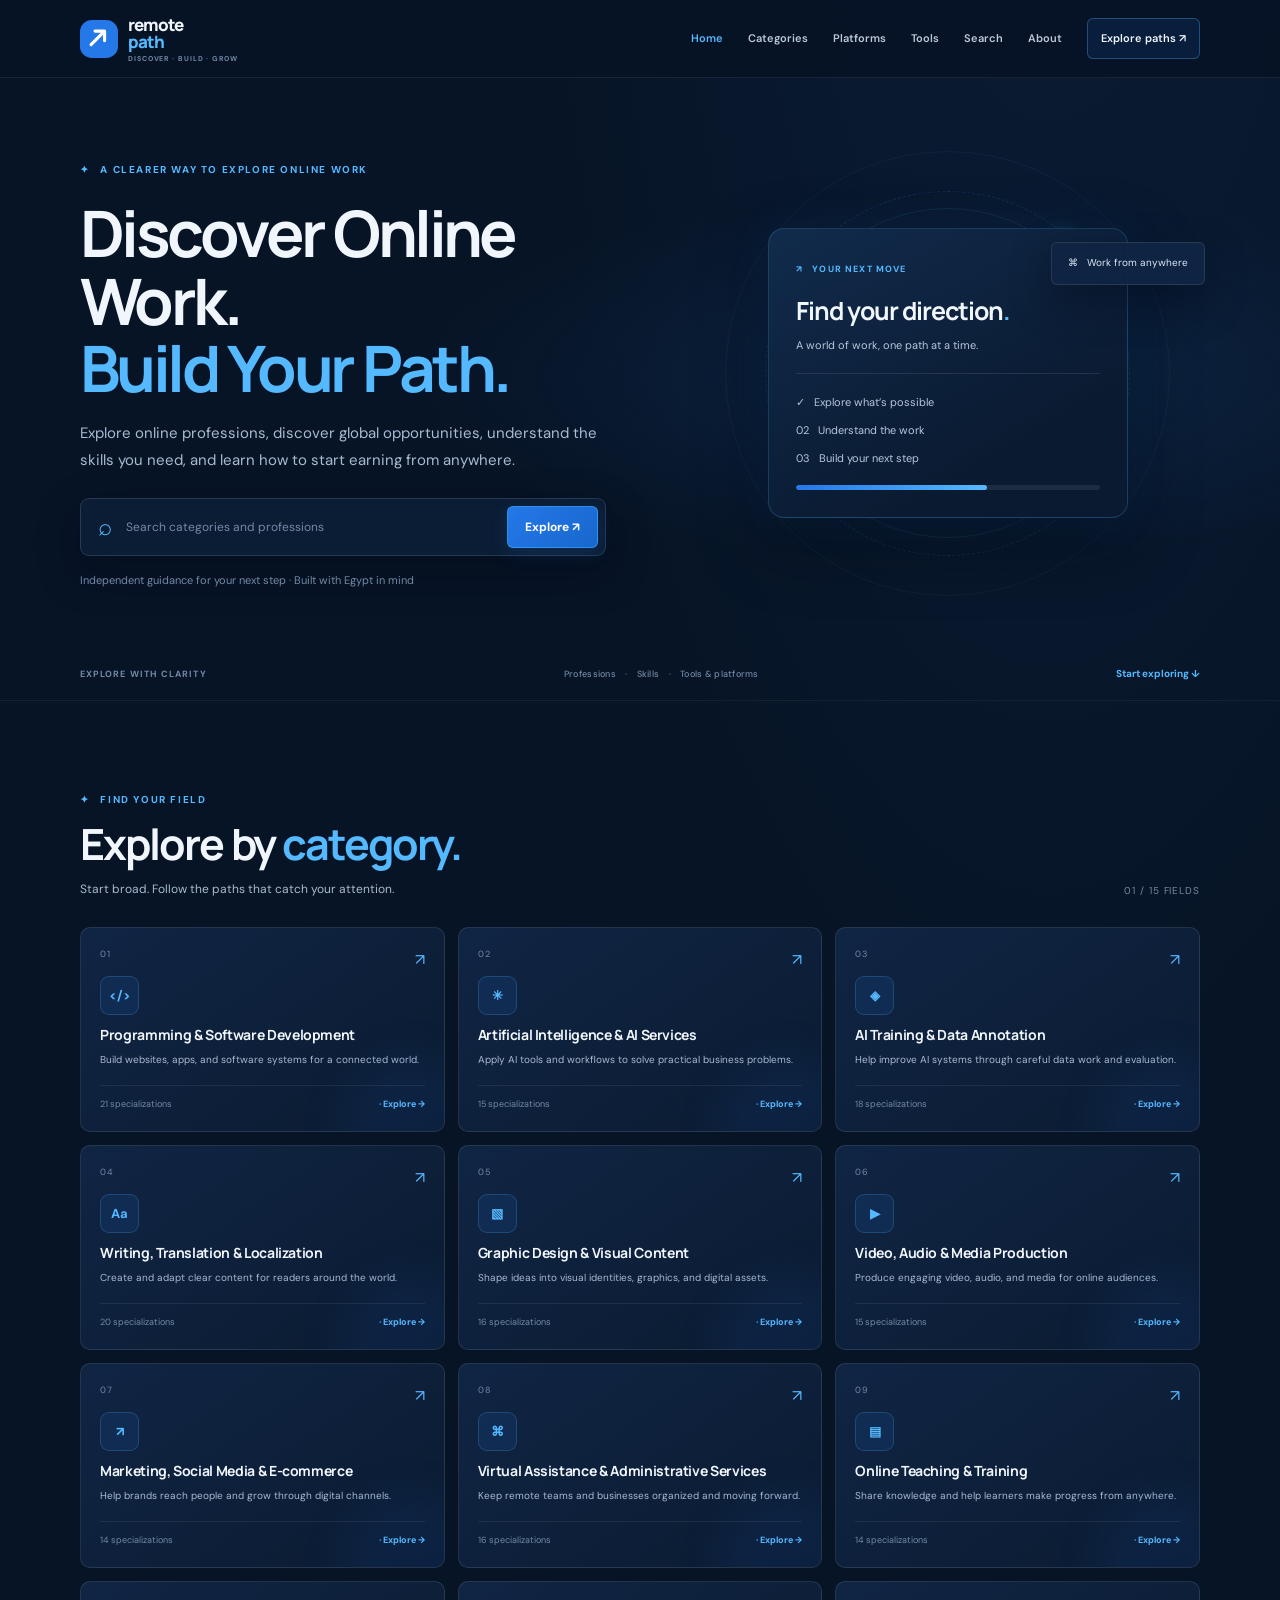
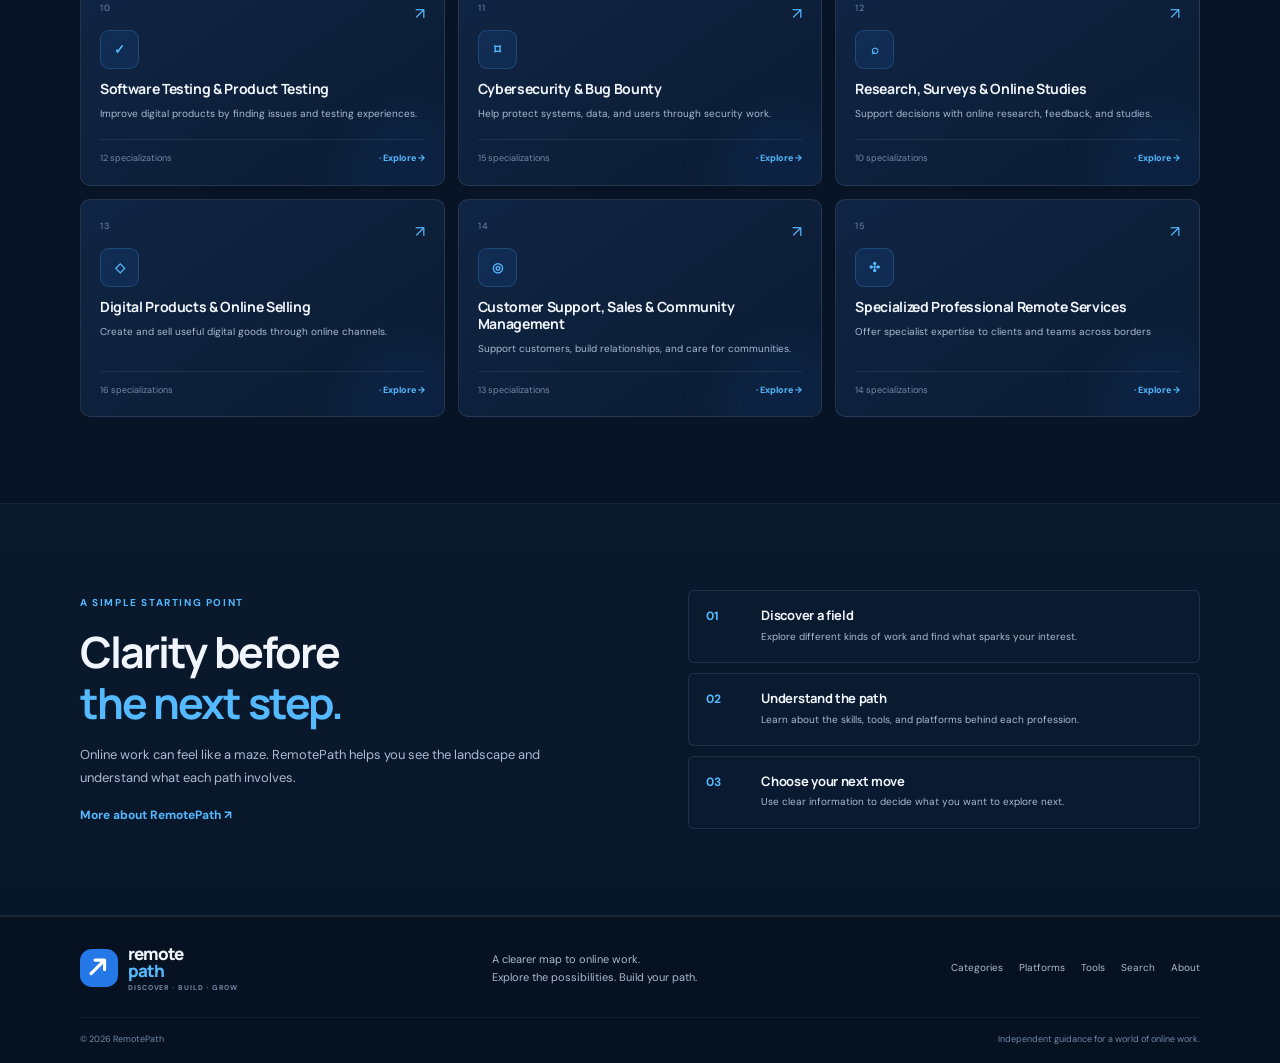
<file: index.html>
<!doctype html><html lang="en"><head><meta charset="utf-8"><meta name="viewport" content="width=device-width,initial-scale=1"><meta name="theme-color" content="#071426"><meta name="description" content="Explore online professions, global opportunities, and the paths to get started."><title>Discover Online Work — RemotePath</title><link rel="canonical" href="https://ibrahim65k.github.io/RemotePath/"><meta property="og:type" content="website"><meta property="og:site_name" content="RemotePath"><meta property="og:title" content="Discover Online Work — RemotePath"><meta property="og:description" content="Explore online professions, global opportunities, and the paths to get started."><meta property="og:url" content="https://ibrahim65k.github.io/RemotePath/"><meta name="twitter:card" content="summary"><meta name="twitter:title" content="Discover Online Work — RemotePath"><meta name="twitter:description" content="Explore online professions, global opportunities, and the paths to get started."><link rel="icon" href="assets/icons/mark.svg"><link rel="preconnect" href="https://fonts.googleapis.com"><link rel="preconnect" href="https://fonts.gstatic.com" crossorigin><link href="https://fonts.googleapis.com/css2?family=DM+Sans:wght@400;500;600;700&family=Manrope:wght@400;500;600;700;800&display=swap" rel="stylesheet"><link rel="stylesheet" href="assets/css/main.css"><link rel="stylesheet" href="assets/css/components.css"><link rel="stylesheet" href="assets/css/responsive.css"><script defer src="assets/js/config.js"></script><script defer src="assets/js/data-loader.js"></script><script defer src="assets/js/navigation.js"></script><script defer src="assets/js/seo.js"></script><script defer src="assets/js/app.js"></script><script defer src="assets/js/search.js"></script></head><body><div id="site-header"></div><main id="main-content"><section class="hero"><div class="container hero-grid"><div><span class="eyebrow">✦ &nbsp; A clearer way to explore online work</span><h1>Discover Online Work.<br><span>Build Your Path.</span></h1><p>Explore online professions, discover global opportunities, understand the skills you need, and learn how to start earning from anywhere.</p><form data-search-form class="search-form"><label class="sr-only" for="hs">Search professions and categories</label><span>⌕</span><input id="hs" name="q" placeholder="Search categories and professions"><button class="button">Explore ↗</button></form><small class="subtle">Independent guidance for your next step · Built with Egypt in mind</small></div><div class="hero-art"><span class="orbit"></span><div class="path-card"><small>↗ &nbsp; YOUR NEXT MOVE</small><h2>Find your direction<span>.</span></h2><p>A world of work, one path at a time.</p><hr><p>✓ &nbsp; Explore what’s possible</p><p>02 &nbsp; Understand the work</p><p>03 &nbsp; Build your next step</p><div class="progress"></div></div><div class="float">⌘ &nbsp; Work from anywhere</div></div></div><div class="container hero-bottom">EXPLORE WITH CLARITY <span>Professions　·　Skills　·　Tools & platforms</span><a href="#categories">Start exploring ↓</a></div></section><section id="categories" class="section container"><div class="section-heading"><div><span class="eyebrow">✦ &nbsp; FIND YOUR FIELD</span><h2>Explore by <span>category.</span></h2><p>Start broad. Follow the paths that catch your attention.</p></div><small>01 / 15 FIELDS</small></div><div id="category-grid" class="category-grid"><p>Loading fields…</p></div></section><section class="section how"><div class="container two"><div><span class="eyebrow">A SIMPLE STARTING POINT</span><h2>Clarity before<br><span>the next step.</span></h2><p>Online work can feel like a maze. RemotePath helps you see the landscape and understand what each path involves.</p><a class="text-link" href="about.html">More about RemotePath ↗</a></div><div class="steps"><article><b>01</b><h3>Discover a field</h3><p>Explore different kinds of work and find what sparks your interest.</p></article><article><b>02</b><h3>Understand the path</h3><p>Learn about the skills, tools, and platforms behind each profession.</p></article><article><b>03</b><h3>Choose your next move</h3><p>Use clear information to decide what you want to explore next.</p></article></div></div></section></main><div id="site-footer"></div></body></html>
</file>
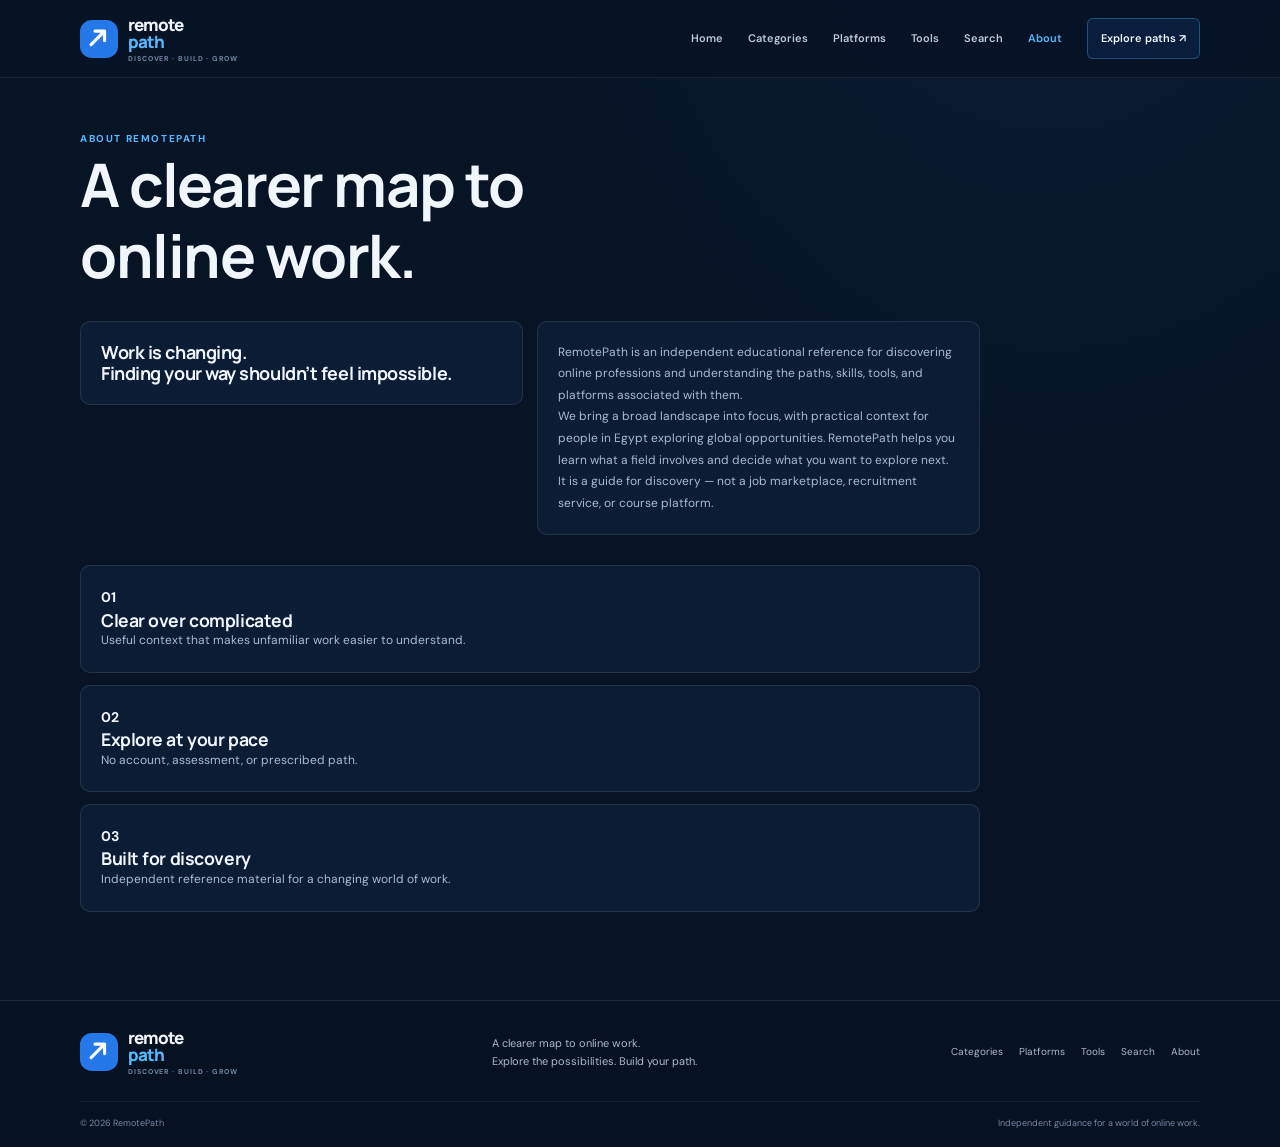
<file: about.html>
<!doctype html><html lang="en"><head><meta charset="utf-8"><meta name="viewport" content="width=device-width,initial-scale=1"><meta name="theme-color" content="#071426"><meta name="description" content="About RemotePath, an independent reference for discovering online professions."><title>About — RemotePath</title><link rel="canonical" href="https://ibrahim65k.github.io/RemotePath/about.html"><meta property="og:type" content="website"><meta property="og:site_name" content="RemotePath"><meta property="og:title" content="About — RemotePath"><meta property="og:description" content="About RemotePath, an independent reference for discovering online professions."><meta property="og:url" content="https://ibrahim65k.github.io/RemotePath/about.html"><meta name="twitter:card" content="summary"><meta name="twitter:title" content="About — RemotePath"><meta name="twitter:description" content="About RemotePath, an independent reference for discovering online professions."><link rel="icon" href="assets/icons/mark.svg"><link rel="preconnect" href="https://fonts.googleapis.com"><link rel="preconnect" href="https://fonts.gstatic.com" crossorigin><link href="https://fonts.googleapis.com/css2?family=DM+Sans:wght@400;500;600;700&family=Manrope:wght@400;500;600;700;800&display=swap" rel="stylesheet"><link rel="stylesheet" href="assets/css/main.css"><link rel="stylesheet" href="assets/css/components.css"><link rel="stylesheet" href="assets/css/responsive.css"><script defer src="assets/js/config.js"></script><script defer src="assets/js/data-loader.js"></script><script defer src="assets/js/navigation.js"></script><script defer src="assets/js/seo.js"></script><script defer src="assets/js/app.js"></script></head><body><div id="site-header"></div><main id="main-content"><div class="container page-main"><div class="about-page"><span class="eyebrow">ABOUT REMOTEPATH</span><h1>A clearer map to<br><span>online work.</span></h1><div class="two about-grid"><h2>Work is changing.<br>Finding your way shouldn’t feel impossible.</h2><div><p>RemotePath is an independent educational reference for discovering online professions and understanding the paths, skills, tools, and platforms associated with them.</p><p>We bring a broad landscape into focus, with practical context for people in Egypt exploring global opportunities. RemotePath helps you learn what a field involves and decide what you want to explore next.</p><p>It is a guide for discovery — not a job marketplace, recruitment service, or course platform.</p></div></div><div class="principles"><article><b>01</b><h3>Clear over complicated</h3><p>Useful context that makes unfamiliar work easier to understand.</p></article><article><b>02</b><h3>Explore at your pace</h3><p>No account, assessment, or prescribed path.</p></article><article><b>03</b><h3>Built for discovery</h3><p>Independent reference material for a changing world of work.</p></article></div></div></div></main><div id="site-footer"></div></body></html>
</file>
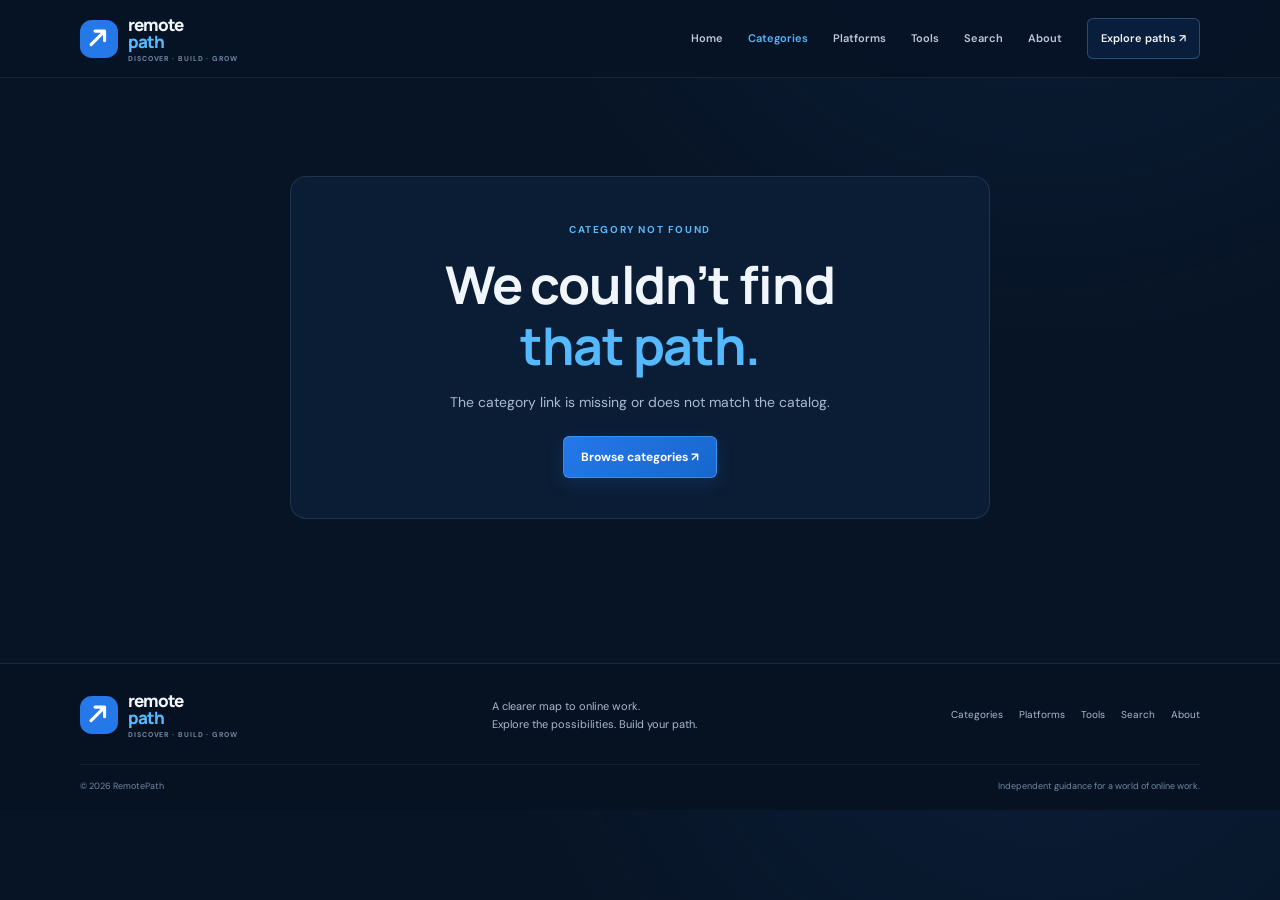
<file: category.html>
<!doctype html><html lang="en"><head><meta charset="utf-8"><meta name="viewport" content="width=device-width,initial-scale=1"><meta name="theme-color" content="#071426"><meta name="description" content="Explore online work category details."><title>Category — RemotePath</title><link rel="canonical" href="https://ibrahim65k.github.io/RemotePath/category.html"><meta property="og:type" content="website"><meta property="og:site_name" content="RemotePath"><meta property="og:title" content="Category — RemotePath"><meta property="og:description" content="Explore online work category details."><meta property="og:url" content="https://ibrahim65k.github.io/RemotePath/category.html"><meta name="twitter:card" content="summary"><meta name="twitter:title" content="Category — RemotePath"><meta name="twitter:description" content="Explore online work category details."><link rel="icon" href="assets/icons/mark.svg"><link rel="preconnect" href="https://fonts.googleapis.com"><link rel="preconnect" href="https://fonts.gstatic.com" crossorigin><link href="https://fonts.googleapis.com/css2?family=DM+Sans:wght@400;500;600;700&family=Manrope:wght@400;500;600;700;800&display=swap" rel="stylesheet"><link rel="stylesheet" href="assets/css/main.css"><link rel="stylesheet" href="assets/css/components.css"><link rel="stylesheet" href="assets/css/responsive.css"><script defer src="assets/js/config.js"></script><script defer src="assets/js/data-loader.js"></script><script defer src="assets/js/navigation.js"></script><script defer src="assets/js/seo.js"></script><script defer src="assets/js/app.js"></script></head><body><div id="site-header"></div><main id="main-content"><div class="container page-main" id="category-detail"></div></main><div id="site-footer"></div></body></html>
</file>
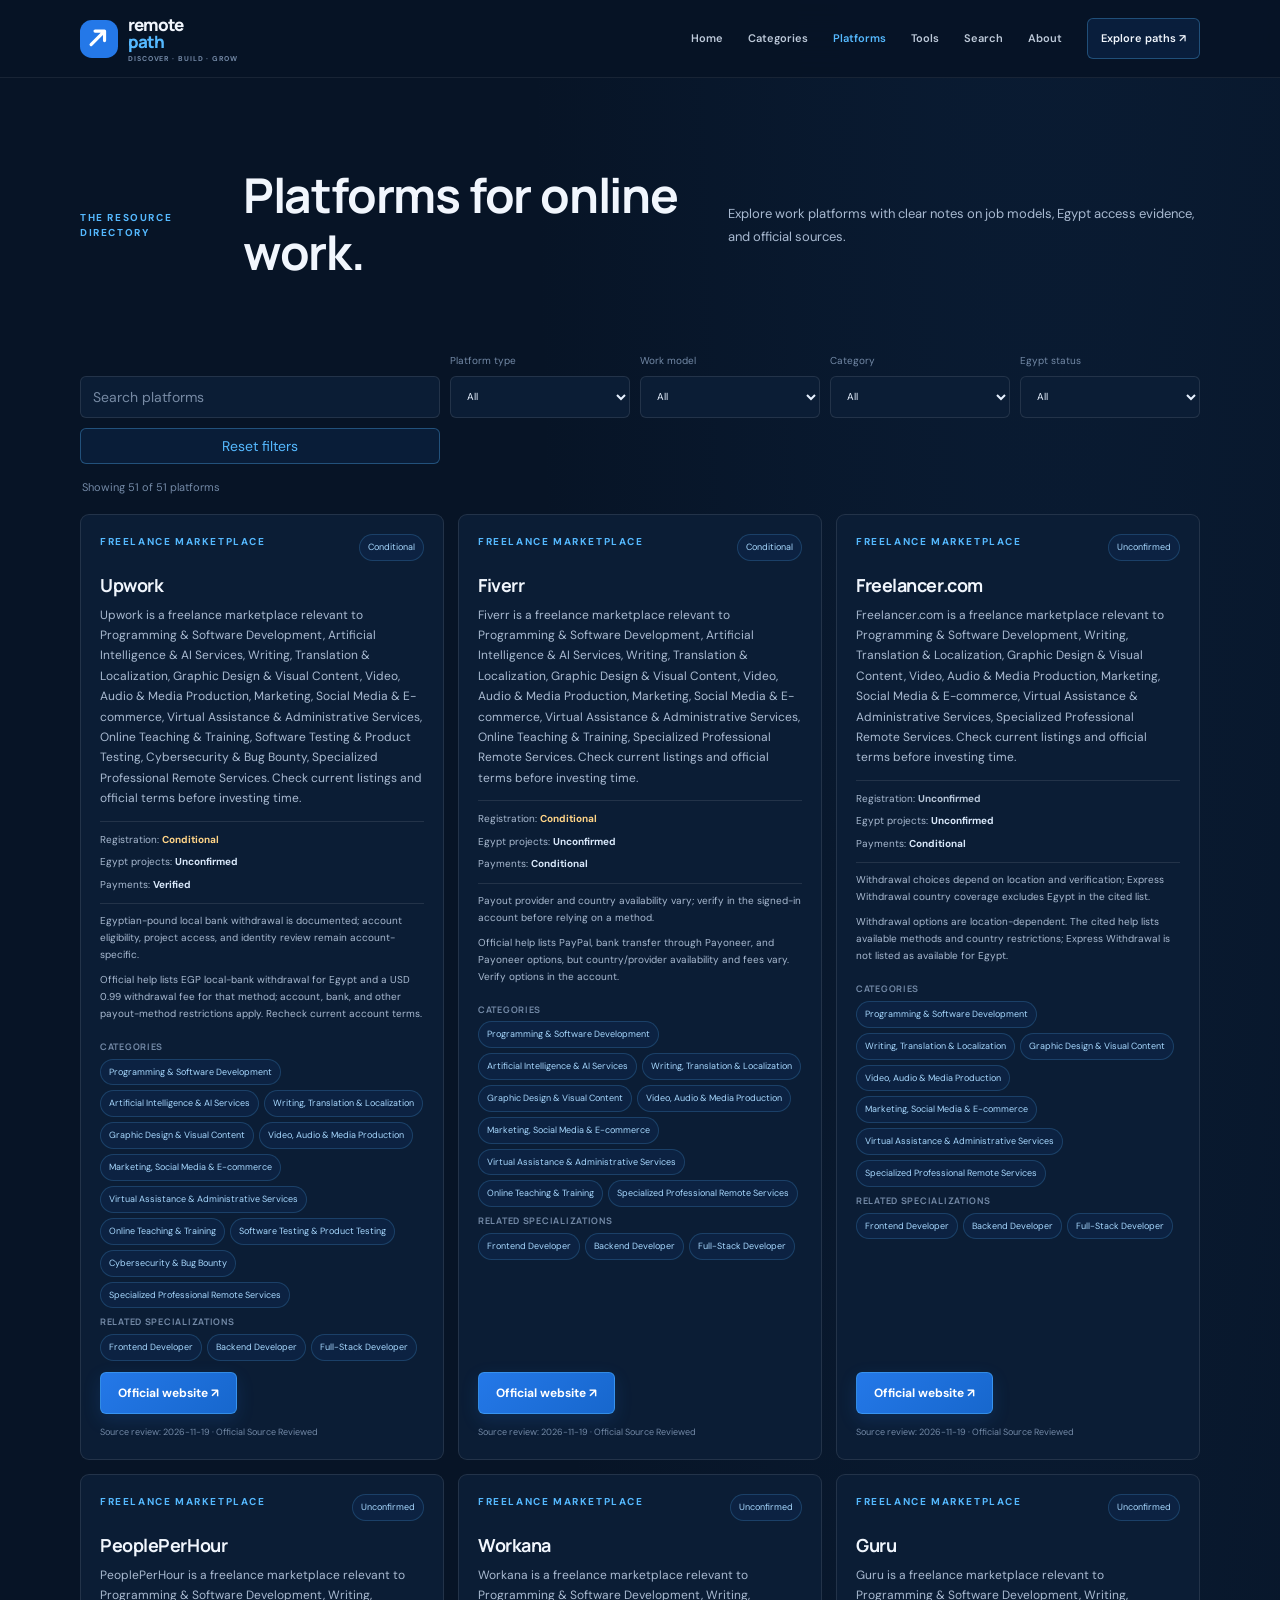
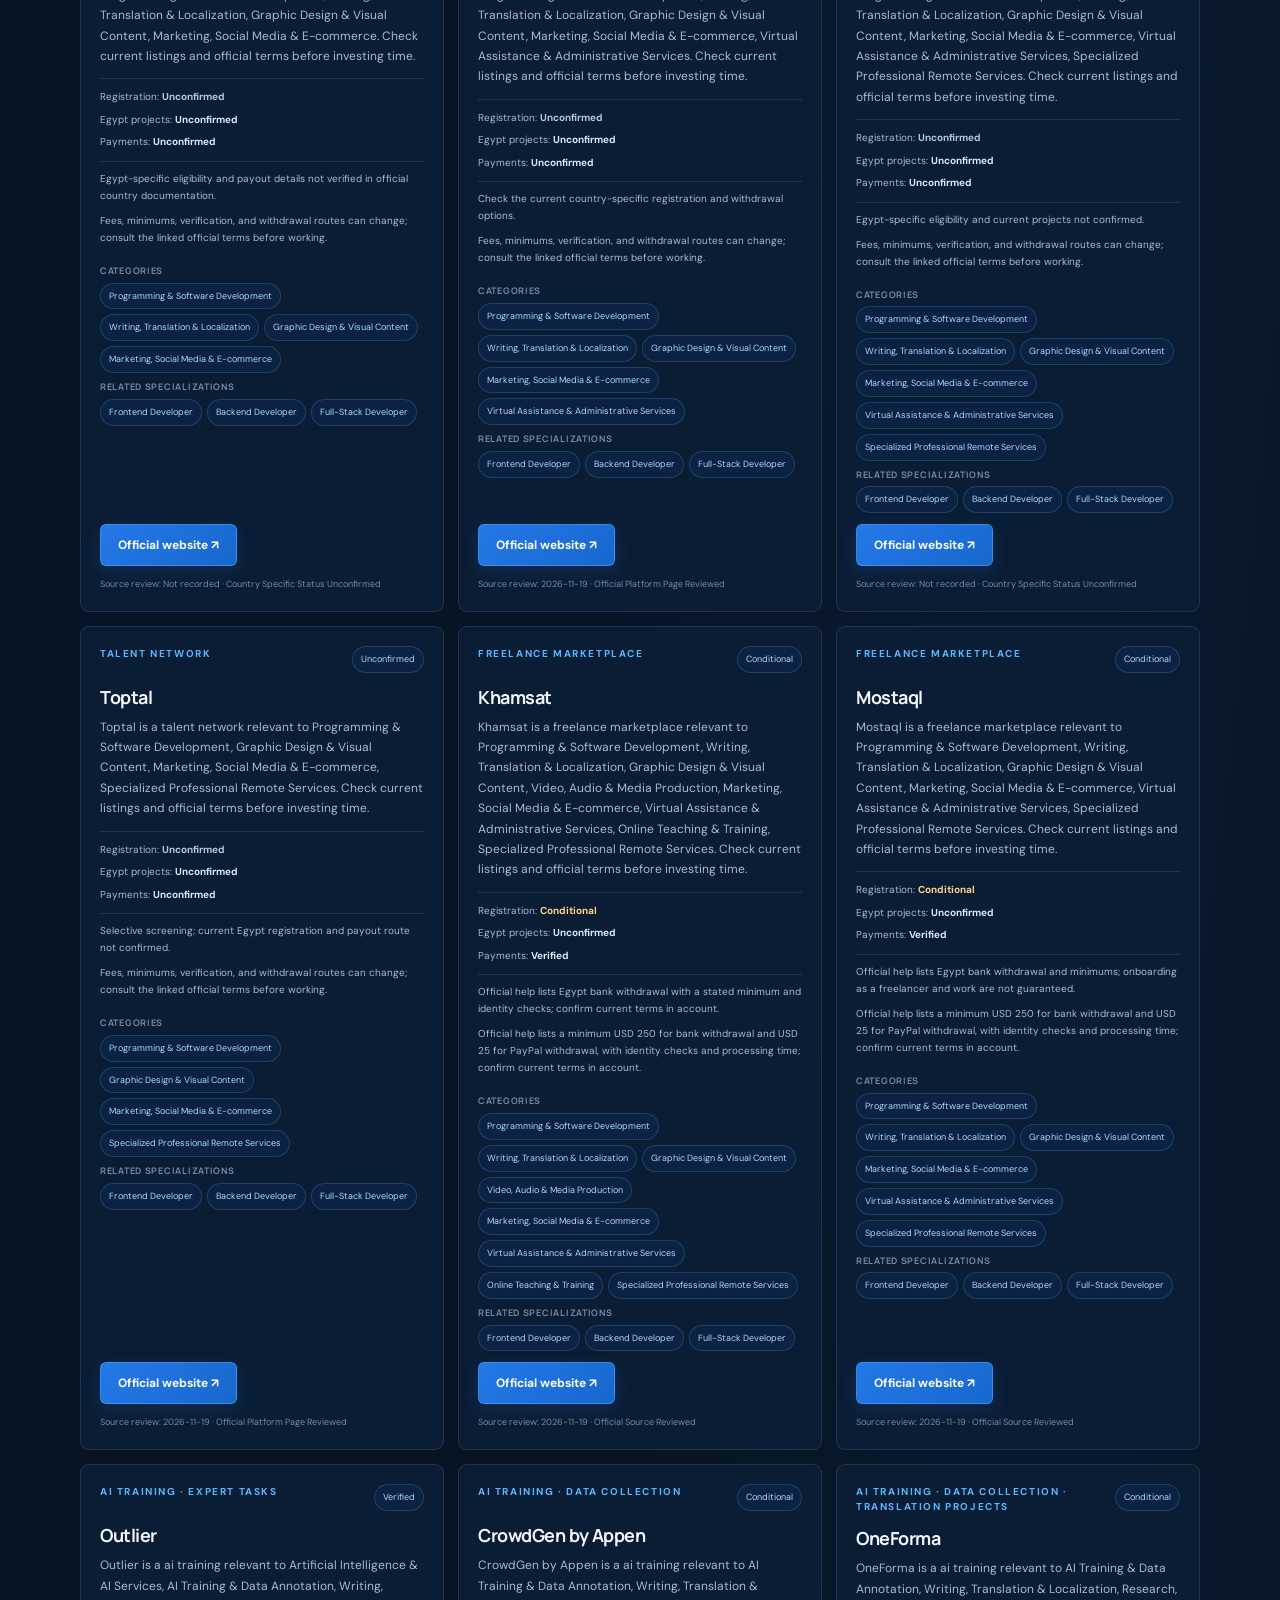
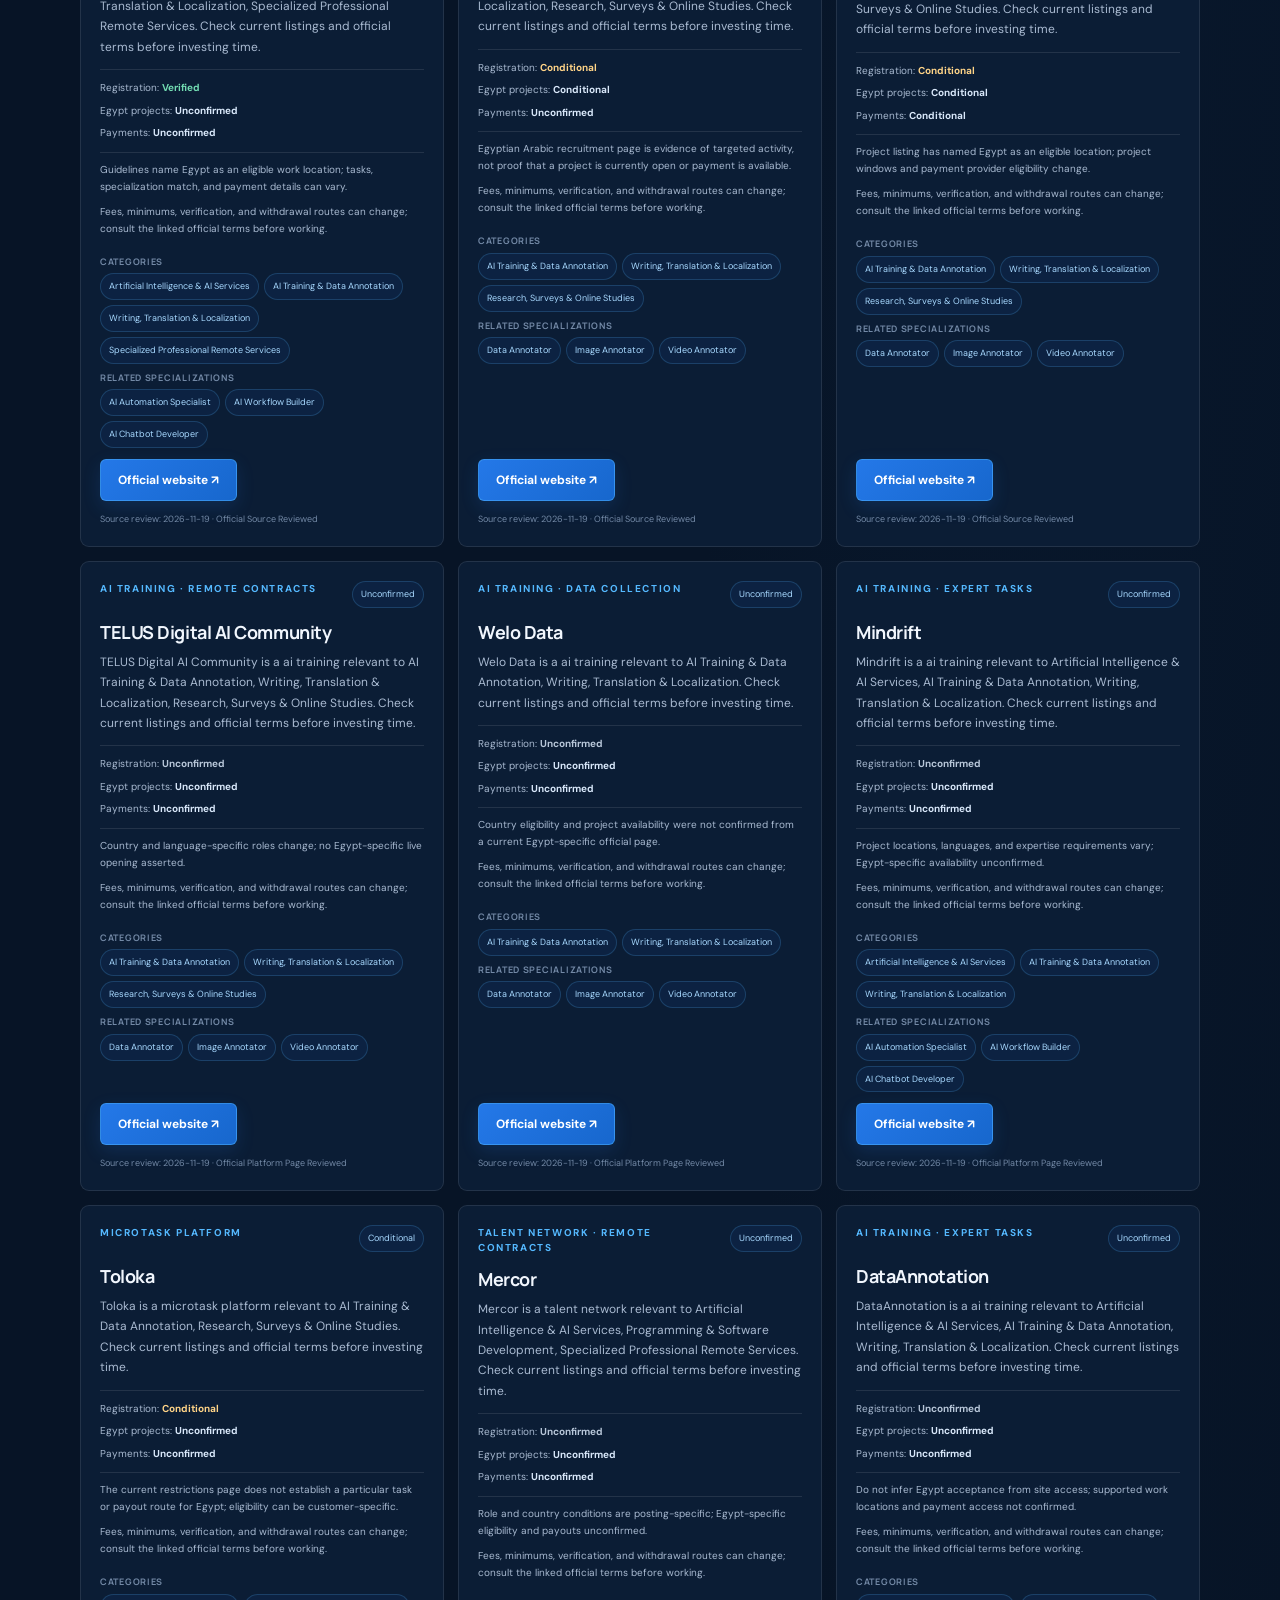
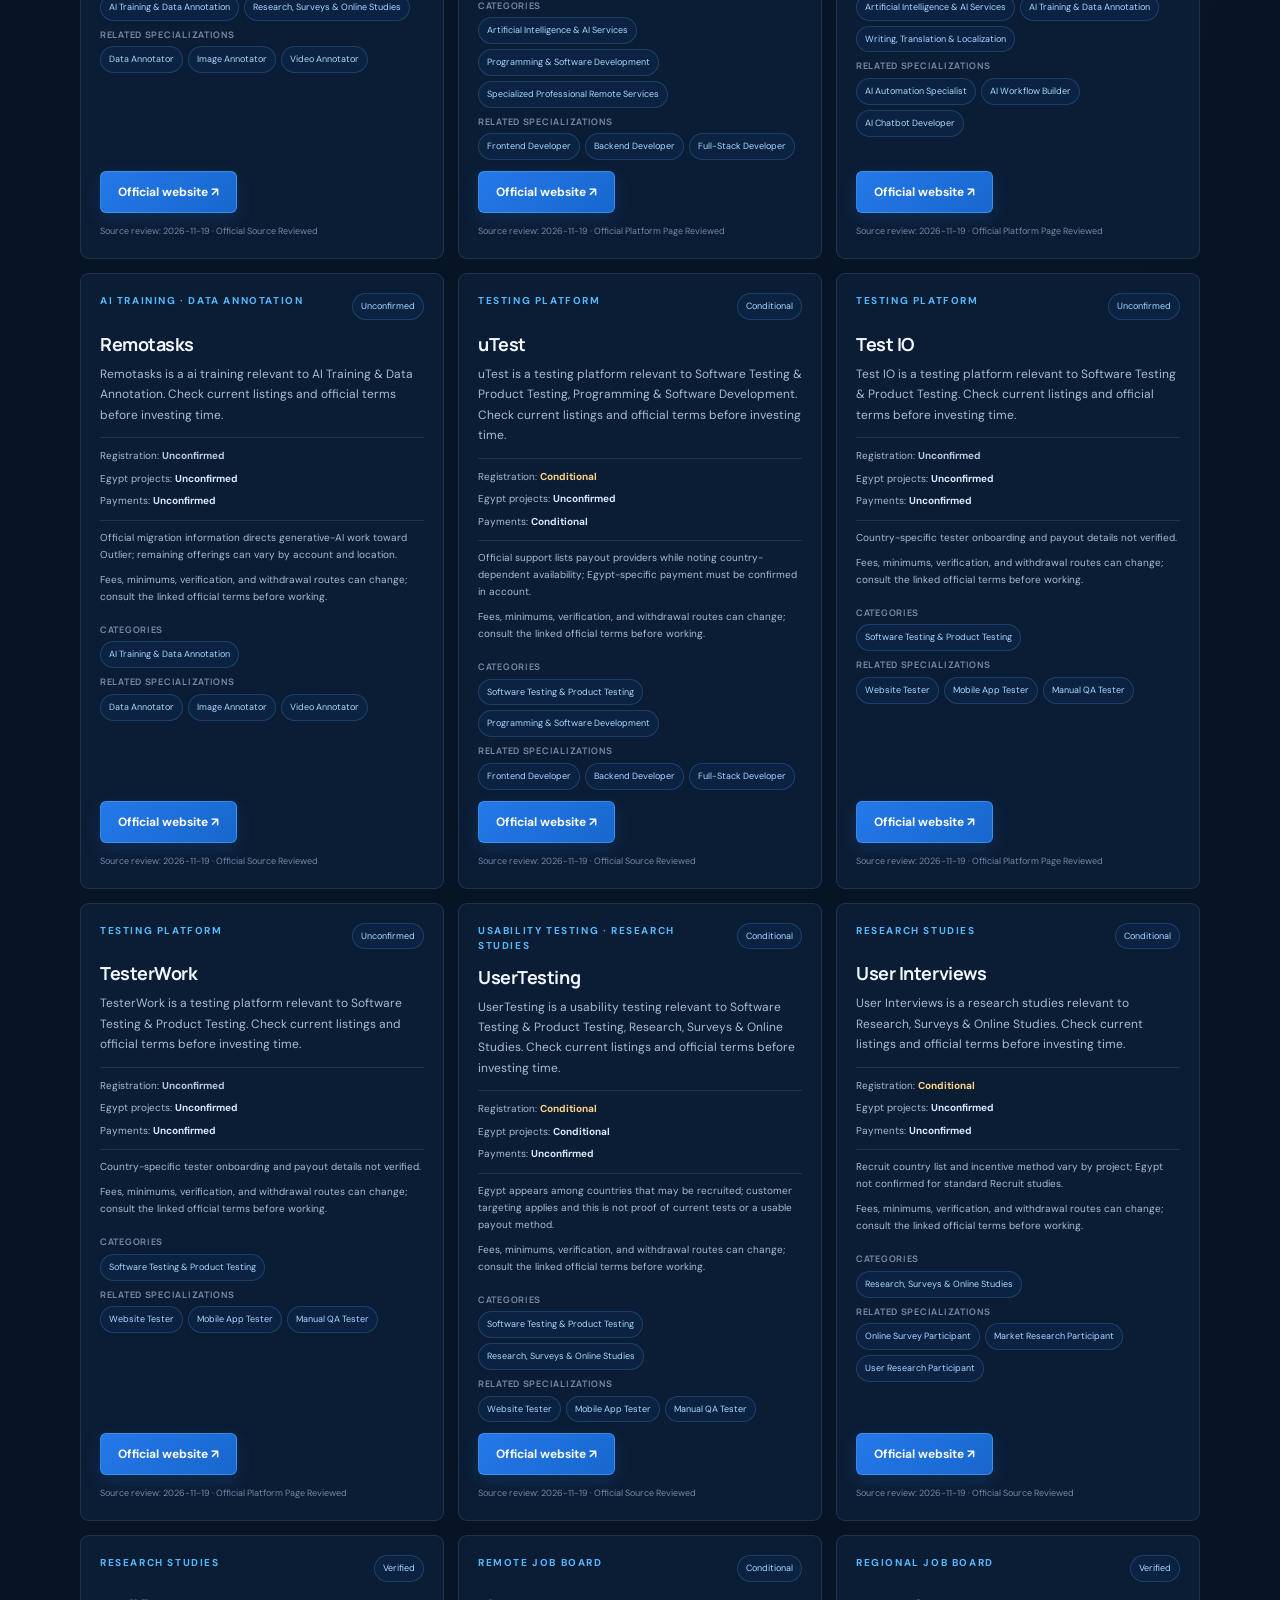
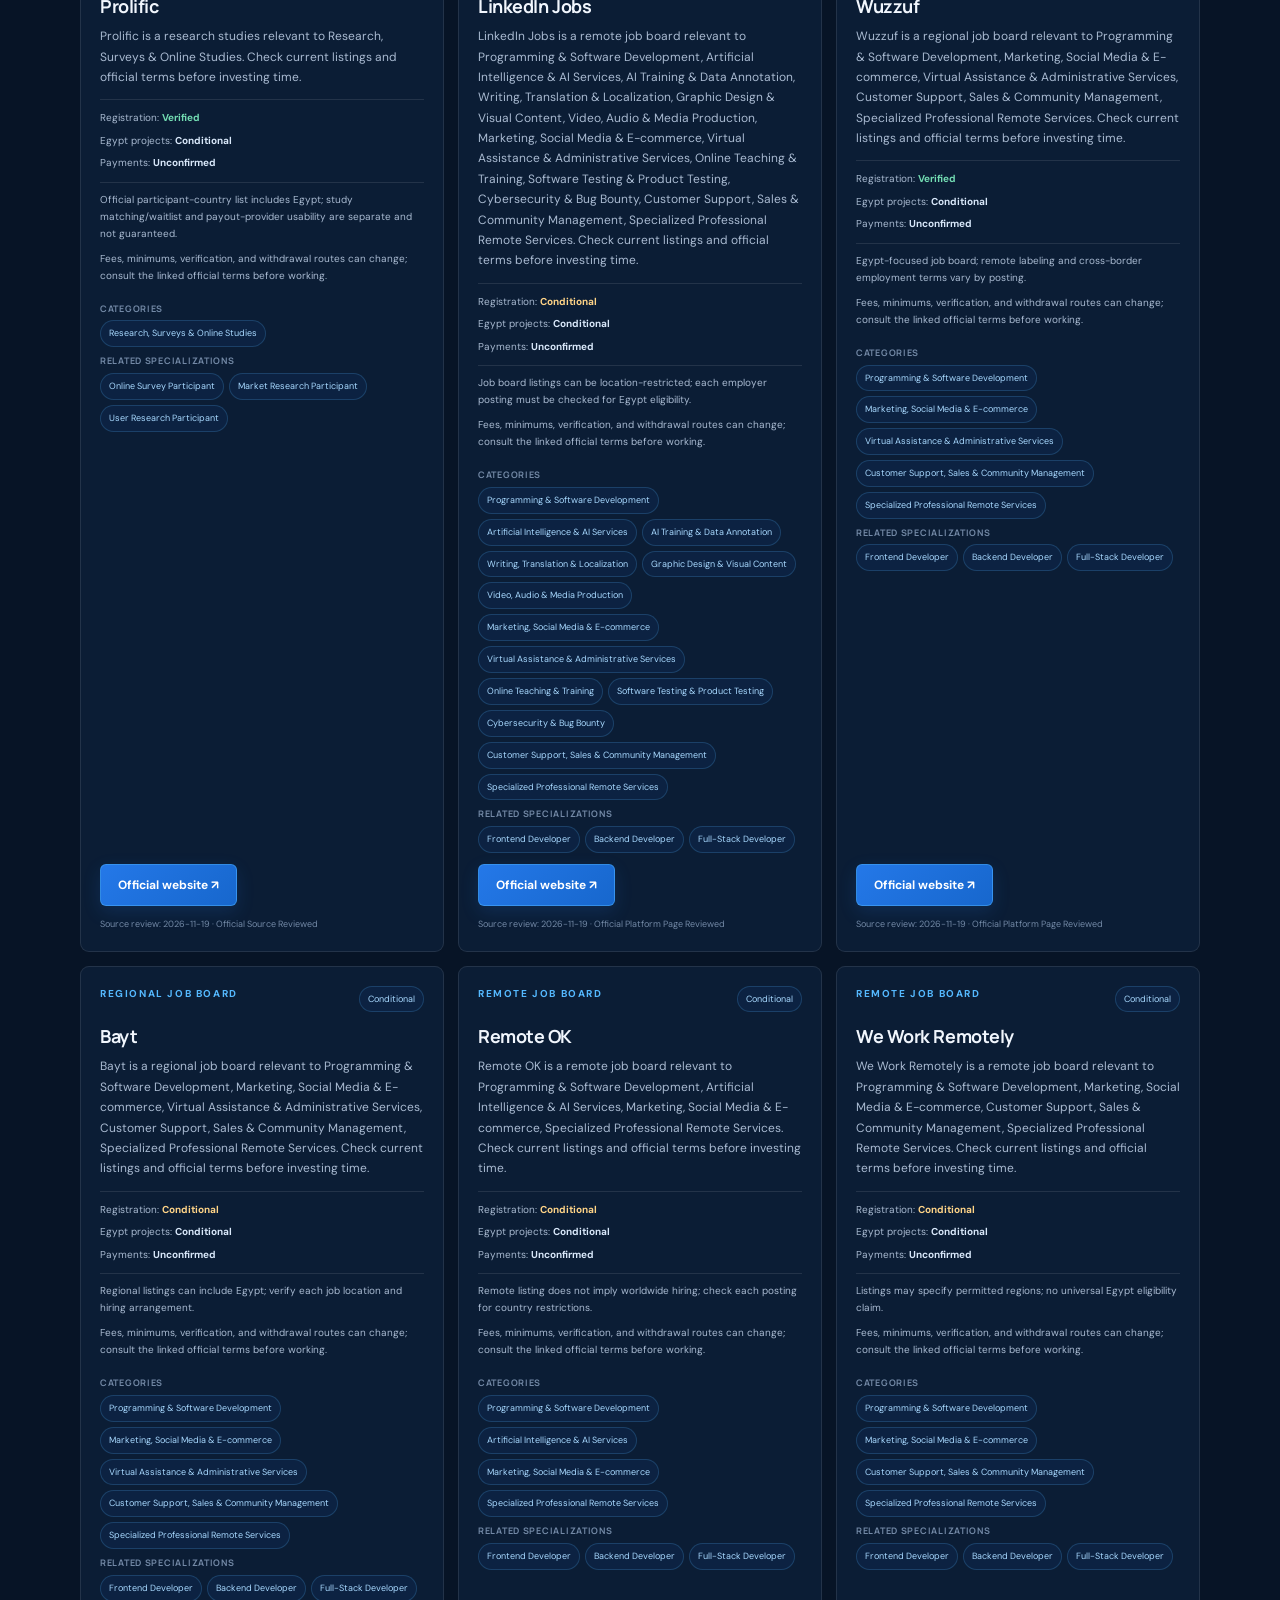
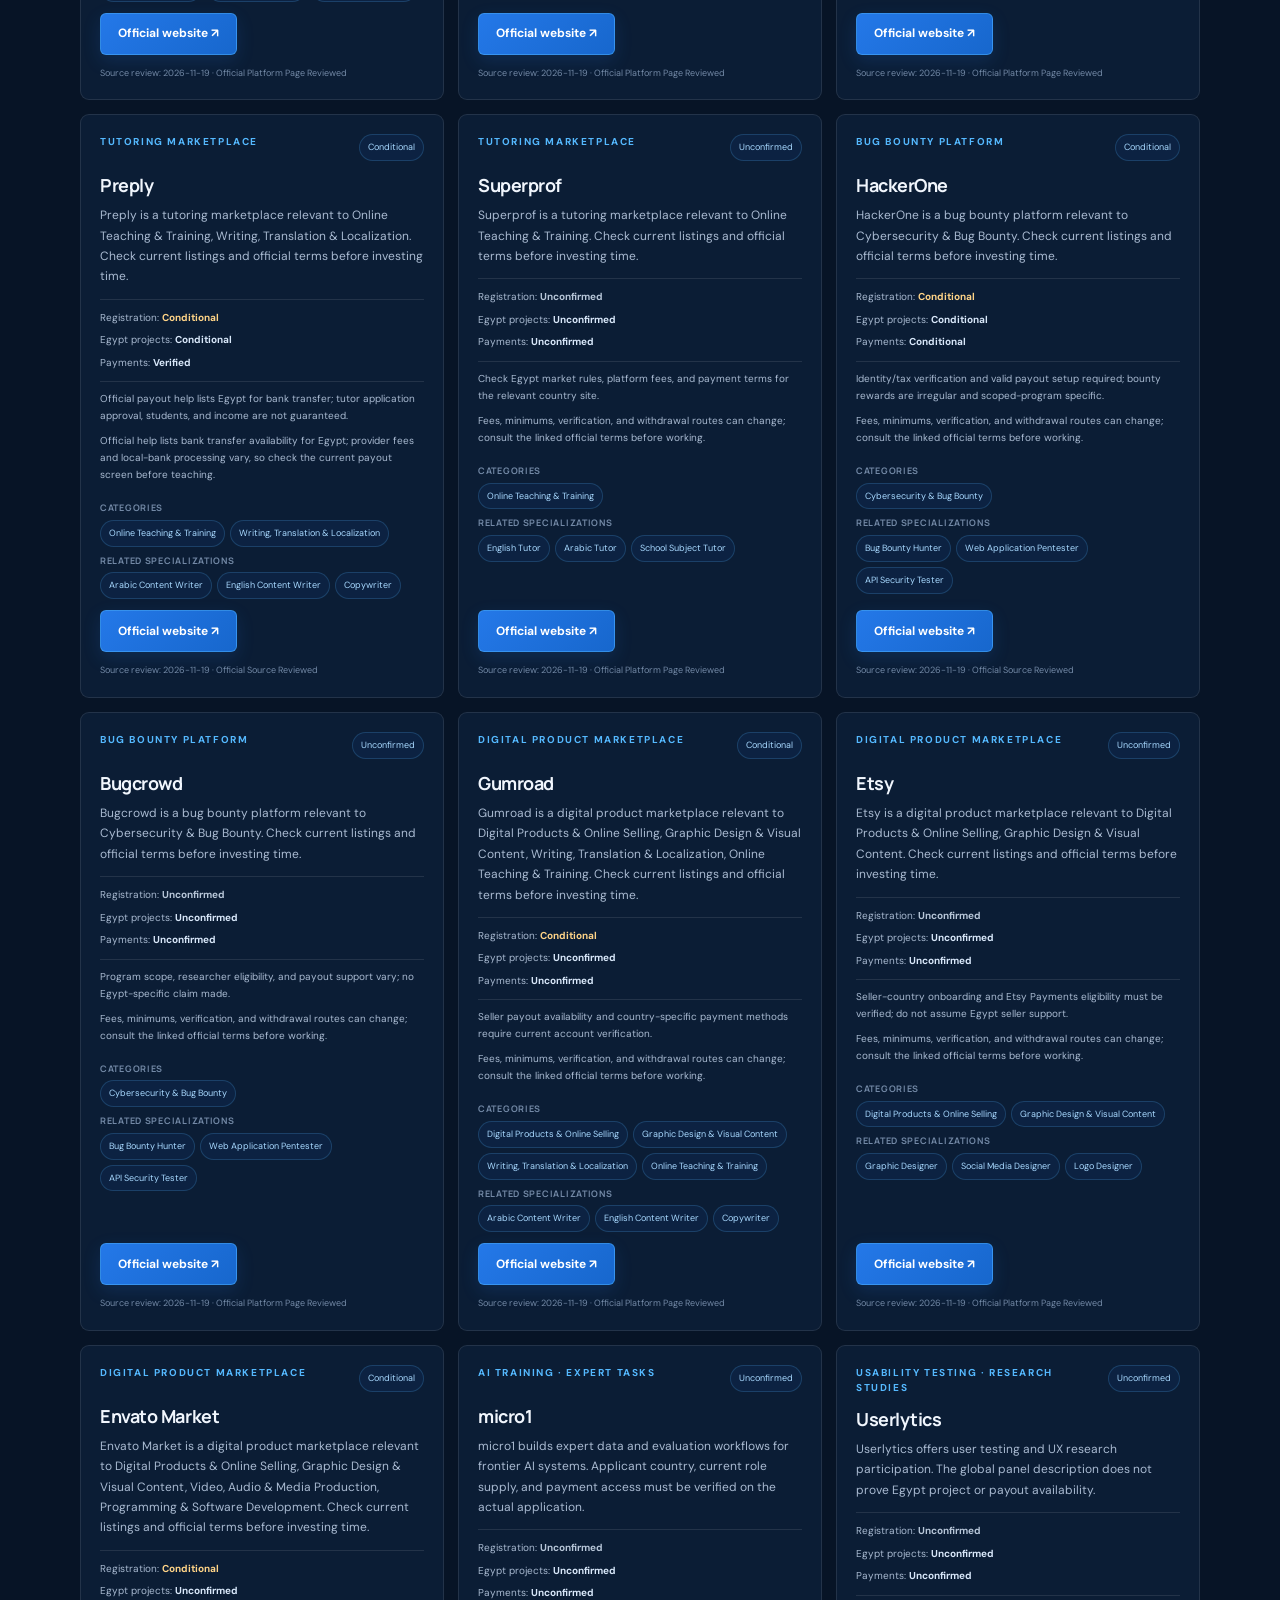
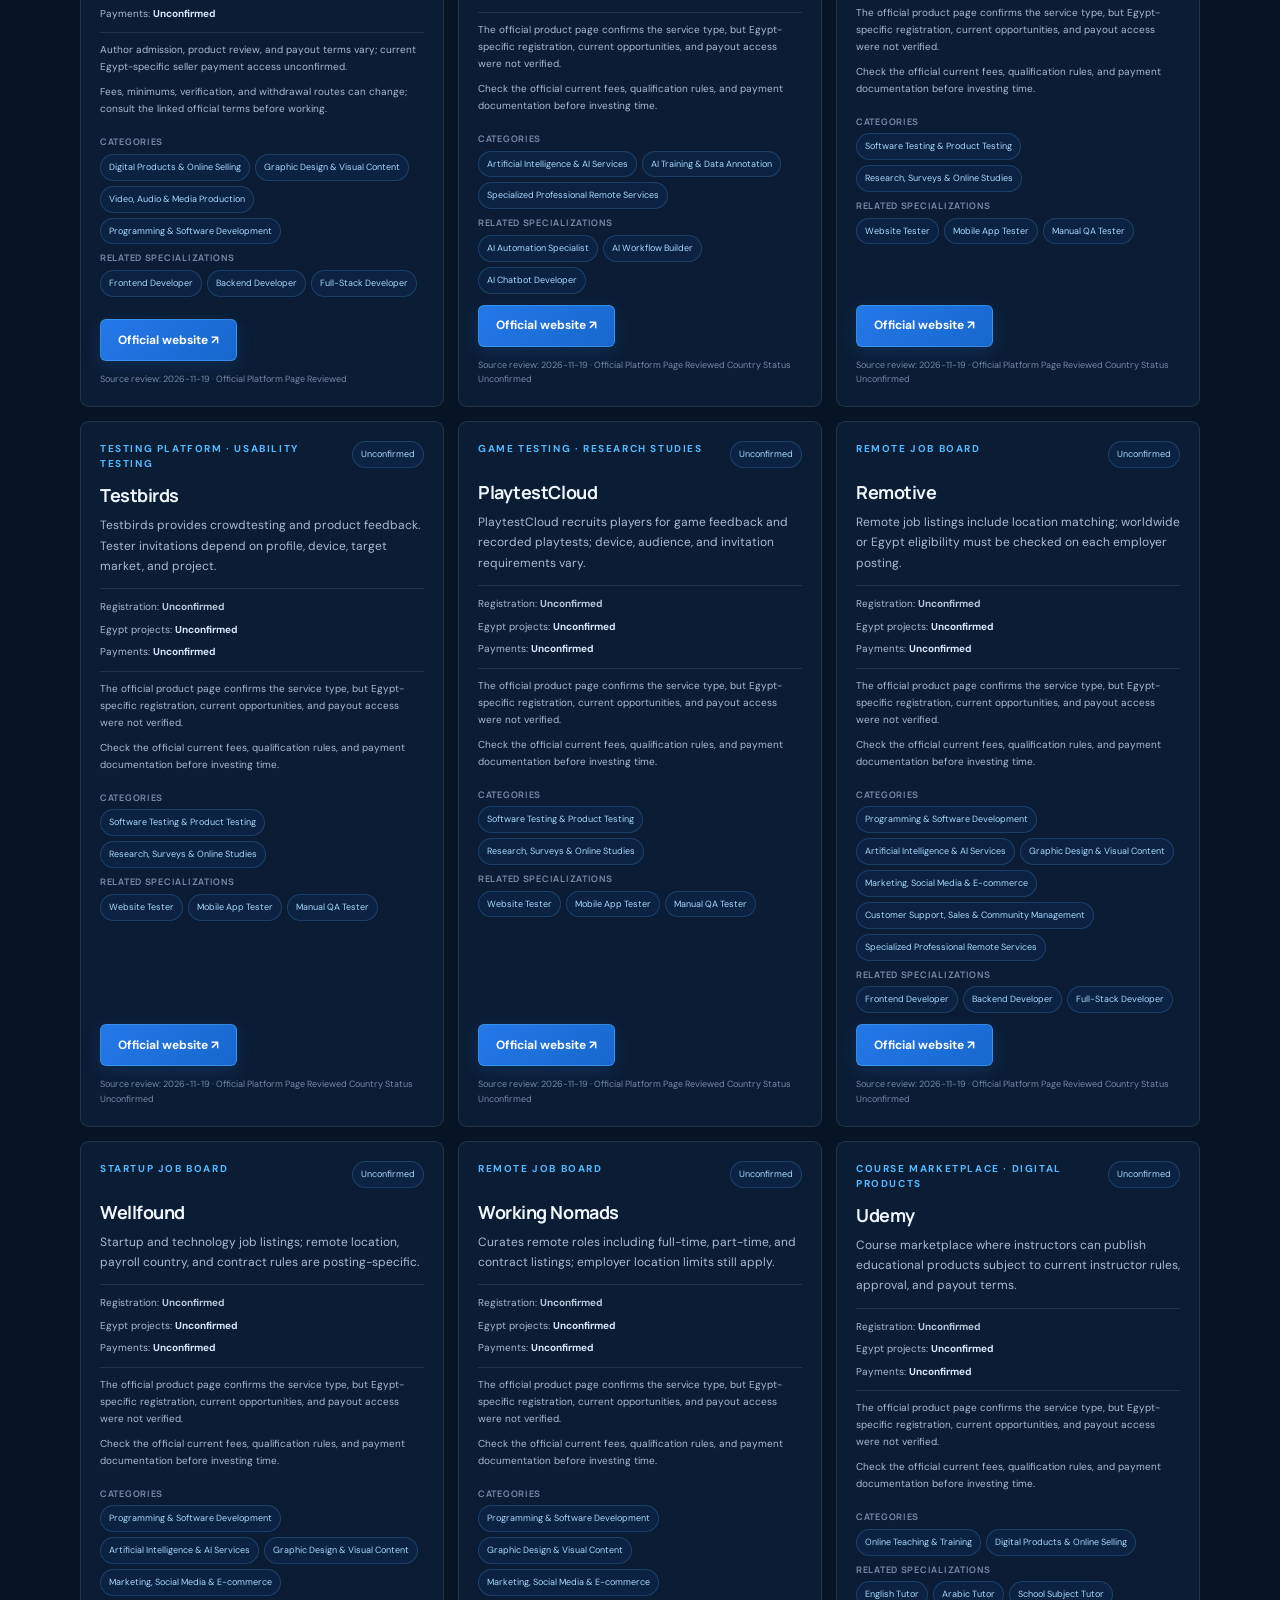
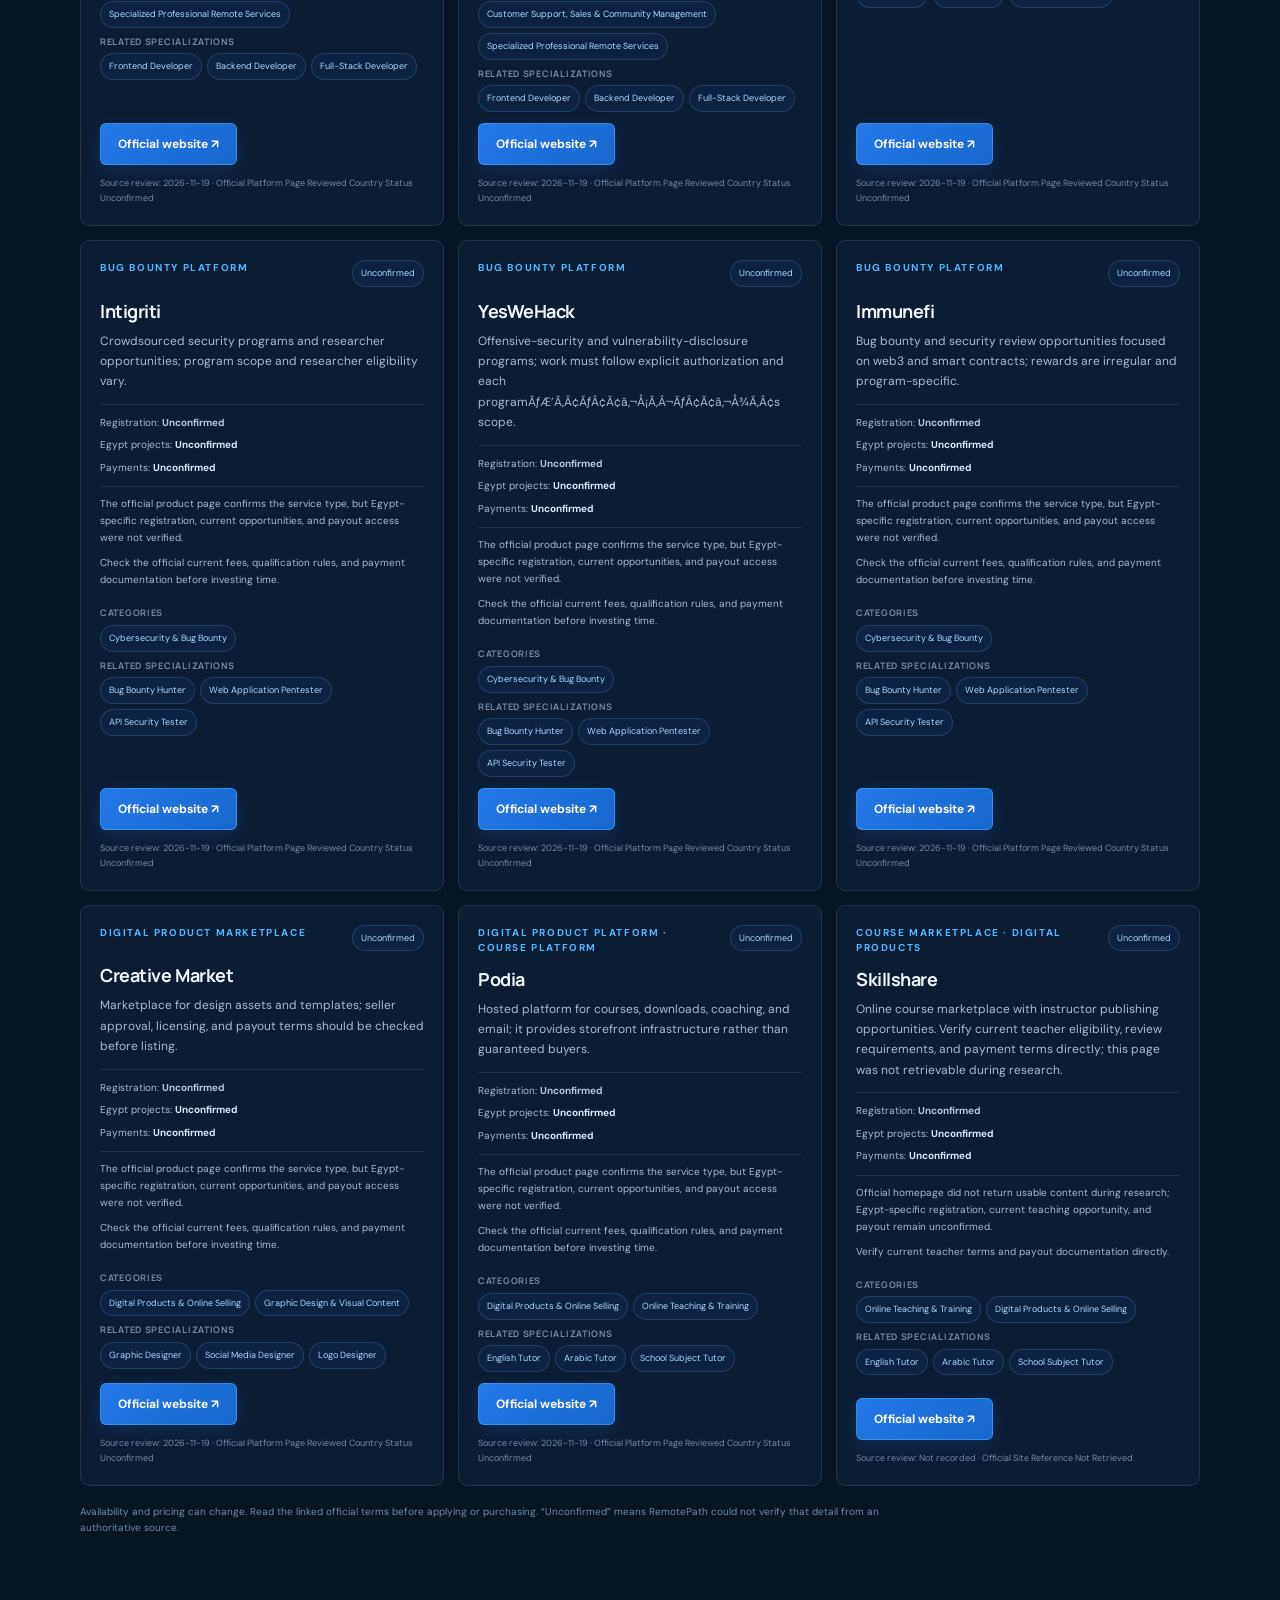
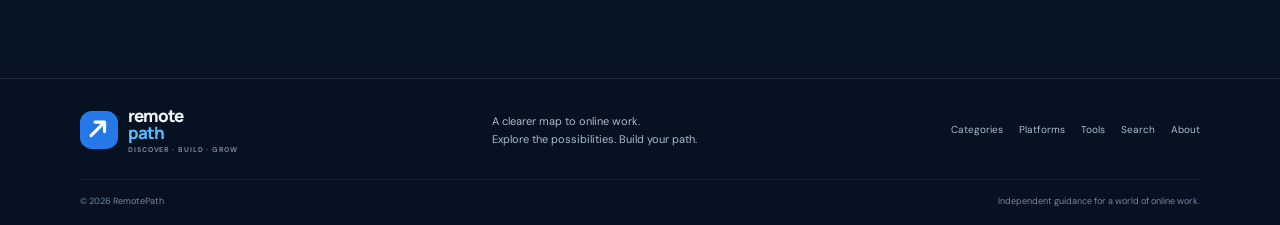
<file: platforms.html>
<!doctype html><html lang="en"><head><meta charset="utf-8"><meta name="viewport" content="width=device-width,initial-scale=1"><meta name="theme-color" content="#071426"><meta name="description" content="Discover places to find online work and connect with clients around the world."><title>Platforms — RemotePath</title><link rel="canonical" href="https://ibrahim65k.github.io/RemotePath/platforms.html"><meta property="og:type" content="website"><meta property="og:site_name" content="RemotePath"><meta property="og:title" content="Platforms — RemotePath"><meta property="og:description" content="Discover places to find online work and connect with clients around the world."><meta property="og:url" content="https://ibrahim65k.github.io/RemotePath/platforms.html"><meta name="twitter:card" content="summary"><meta name="twitter:title" content="Platforms — RemotePath"><meta name="twitter:description" content="Discover places to find online work and connect with clients around the world."><link rel="icon" href="assets/icons/mark.svg"><link rel="preconnect" href="https://fonts.googleapis.com"><link rel="preconnect" href="https://fonts.gstatic.com" crossorigin><link href="https://fonts.googleapis.com/css2?family=DM+Sans:wght@400;500;600;700&family=Manrope:wght@400;500;600;700;800&display=swap" rel="stylesheet"><link rel="stylesheet" href="assets/css/main.css"><link rel="stylesheet" href="assets/css/components.css"><link rel="stylesheet" href="assets/css/responsive.css"><script defer src="assets/js/config.js"></script><script defer src="assets/js/data-loader.js"></script><script defer src="assets/js/navigation.js"></script><script defer src="assets/js/seo.js"></script><script defer src="assets/js/app.js"></script><script defer src="assets/js/directory.js"></script></head><body><div id="site-header"></div><main id="main-content"><div class="container page-main"><div class="page-hero"><span class="eyebrow">THE RESOURCE DIRECTORY</span><h1>Platforms <span>for online work.</span></h1><p>Explore work platforms with clear notes on job models, Egypt access evidence, and official sources.</p></div><section class="directory-panel" data-directory="platforms"><div class="directory-controls"><label class="directory-search"><span class="sr-only">Search Platforms</span><input id="directory-search" type="search" placeholder="Search platforms" autocomplete="off"></label><label class="directory-filter"><span>Platform type</span><select id="filter-platform-type"><option value="">All</option></select></label><label class="directory-filter"><span>Work model</span><select id="filter-work-model"><option value="">All</option></select></label><label class="directory-filter"><span>Category</span><select id="filter-category"><option value="">All</option></select></label><label class="directory-filter"><span>Egypt status</span><select id="filter-egypt"><option value="">All</option></select></label><button class="clear-filter" id="directory-reset" type="button">Reset filters</button></div><p class="catalog-status" id="directory-status" aria-live="polite"></p><div class="directory-grid" id="directory-grid"></div><p class="directory-disclaimer">Availability and pricing can change. Read the linked official terms before applying or purchasing. “Unconfirmed” means RemotePath could not verify that detail from an authoritative source.</p></section></div></main><div id="site-footer"></div></body></html>
</file>
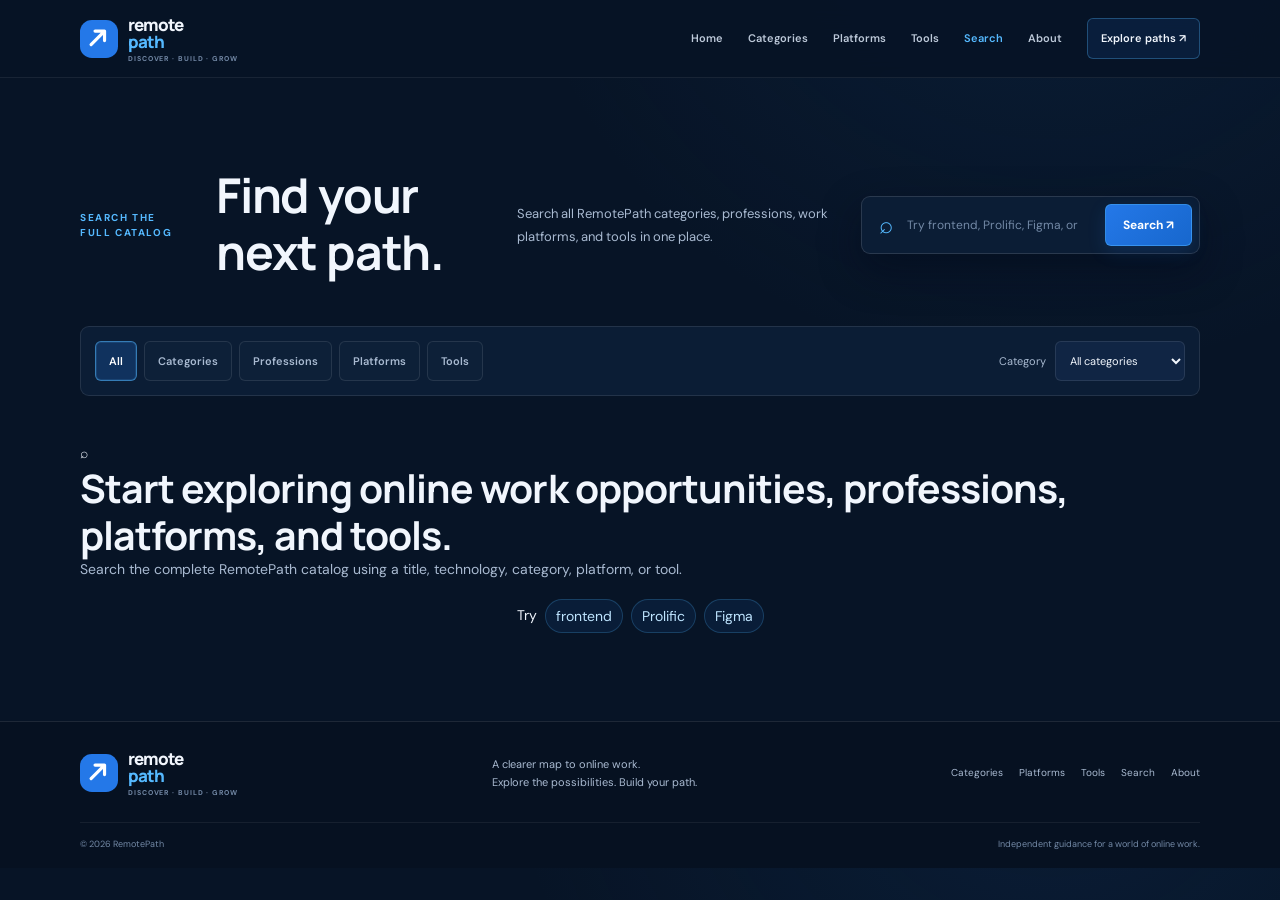
<file: search.html>
<!doctype html><html lang="en"><head><meta charset="utf-8"><meta name="viewport" content="width=device-width,initial-scale=1"><meta name="theme-color" content="#071426"><meta name="description" content="Search RemotePath professions, categories, work platforms, and digital tools."><meta name="robots" content="noindex,follow"><title>Global Search — RemotePath</title><link rel="canonical" href="https://ibrahim65k.github.io/RemotePath/search.html"><meta property="og:type" content="website"><meta property="og:site_name" content="RemotePath"><meta property="og:title" content="Global Search — RemotePath"><meta property="og:description" content="Search RemotePath professions, categories, work platforms, and digital tools."><meta property="og:url" content="https://ibrahim65k.github.io/RemotePath/search.html"><meta name="twitter:card" content="summary"><meta name="twitter:title" content="Global Search — RemotePath"><meta name="twitter:description" content="Search RemotePath professions, categories, work platforms, and digital tools."><link rel="icon" href="assets/icons/mark.svg"><link rel="preconnect" href="https://fonts.googleapis.com"><link rel="preconnect" href="https://fonts.gstatic.com" crossorigin><link href="https://fonts.googleapis.com/css2?family=DM+Sans:wght@400;500;600;700&family=Manrope:wght@400;500;600;700;800&display=swap" rel="stylesheet"><link rel="stylesheet" href="assets/css/main.css"><link rel="stylesheet" href="assets/css/components.css"><link rel="stylesheet" href="assets/css/responsive.css"><script defer src="assets/js/config.js"></script><script defer src="assets/js/data-loader.js"></script><script defer src="assets/js/navigation.js"></script><script defer src="assets/js/seo.js"></script><script defer src="assets/js/app.js"></script><script defer src="assets/js/search.js"></script></head><body><div id="site-header"></div><main id="main-content"><div class="container page-main search-page"><div class="page-hero"><span class="eyebrow">SEARCH THE FULL CATALOG</span><h1>Find your <span>next path.</span></h1><p>Search all RemotePath categories, professions, work platforms, and tools in one place.</p><form class="search-form" data-search-form><label class="sr-only" for="ps">Search categories, professions, platforms, and tools</label><span aria-hidden="true">⌕</span><input id="ps" name="q" type="search" maxlength="120" placeholder="Try frontend, Prolific, Figma, or AI evaluation" autocomplete="off"><button class="button" type="submit">Search ↗</button></form></div><section class="global-search-controls" aria-label="Search filters"><div class="search-type-filters" id="search-filters" role="group" aria-label="Filter result type"></div><label class="search-category-filter" id="search-category-wrap"><span>Category</span><select id="search-category-filter" aria-label="Filter by category"><option value="">All categories</option></select></label></section><p class="search-status" id="search-status" role="status" aria-live="polite"></p><div id="search-results" class="search-results"></div></div></main><div id="site-footer"></div></body></html>
</file>
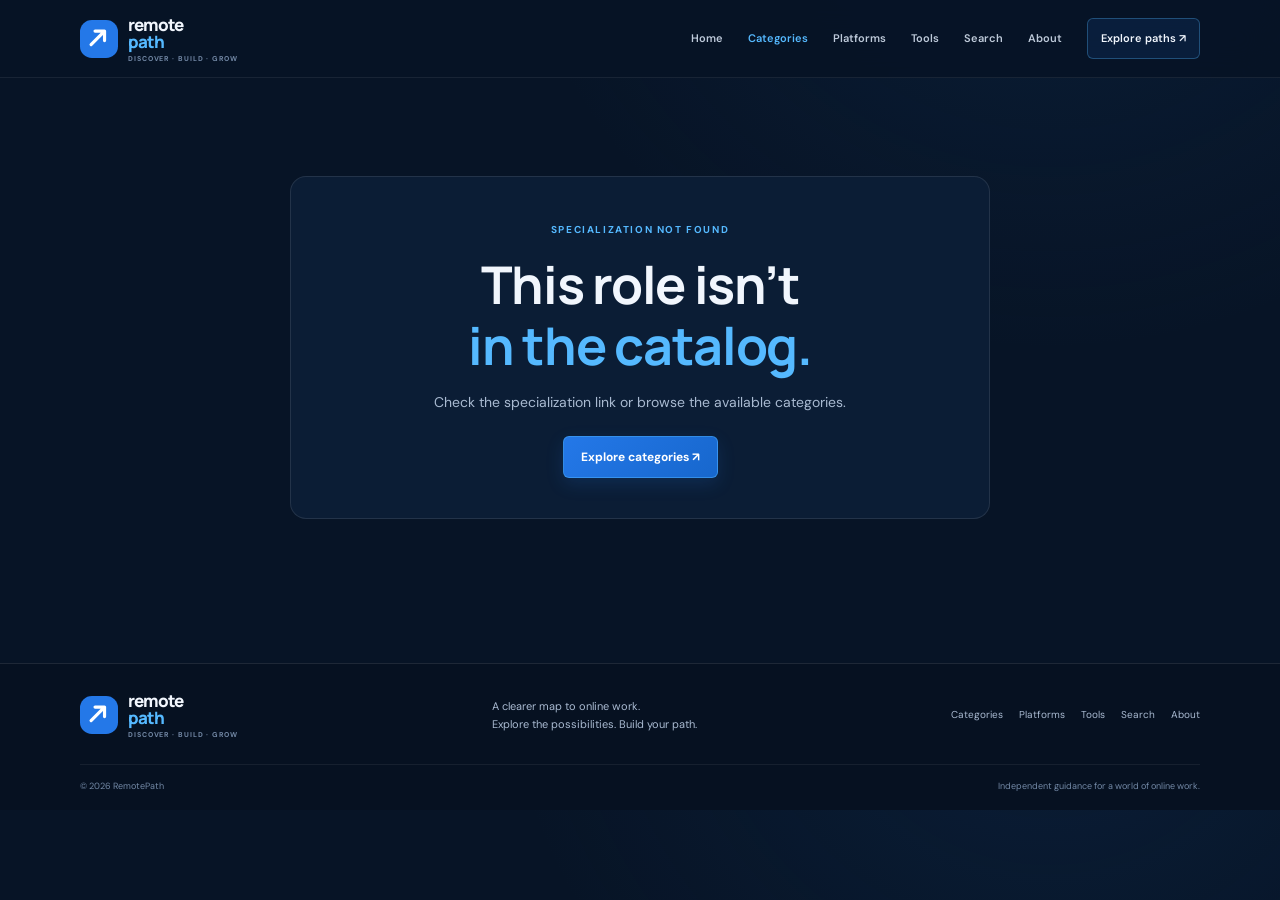
<file: specialization.html>
<!doctype html><html lang="en"><head><meta charset="utf-8"><meta name="viewport" content="width=device-width,initial-scale=1"><meta name="theme-color" content="#071426"><meta name="description" content="Explore specialization details."><title>Specialization — RemotePath</title><link rel="canonical" href="https://ibrahim65k.github.io/RemotePath/specialization.html"><meta property="og:type" content="website"><meta property="og:site_name" content="RemotePath"><meta property="og:title" content="Specialization — RemotePath"><meta property="og:description" content="Explore specialization details."><meta property="og:url" content="https://ibrahim65k.github.io/RemotePath/specialization.html"><meta name="twitter:card" content="summary"><meta name="twitter:title" content="Specialization — RemotePath"><meta name="twitter:description" content="Explore specialization details."><link rel="icon" href="assets/icons/mark.svg"><link rel="preconnect" href="https://fonts.googleapis.com"><link rel="preconnect" href="https://fonts.gstatic.com" crossorigin><link href="https://fonts.googleapis.com/css2?family=DM+Sans:wght@400;500;600;700&family=Manrope:wght@400;500;600;700;800&display=swap" rel="stylesheet"><link rel="stylesheet" href="assets/css/main.css"><link rel="stylesheet" href="assets/css/components.css"><link rel="stylesheet" href="assets/css/responsive.css"><script defer src="assets/js/config.js"></script><script defer src="assets/js/data-loader.js"></script><script defer src="assets/js/navigation.js"></script><script defer src="assets/js/prompt-builder.js"></script><script defer src="assets/js/seo.js"></script><script defer src="assets/js/app.js"></script></head><body><div id="site-header"></div><main id="main-content"><div class="container page-main" id="specialization-detail"></div></main><div id="site-footer"></div></body></html>
</file>
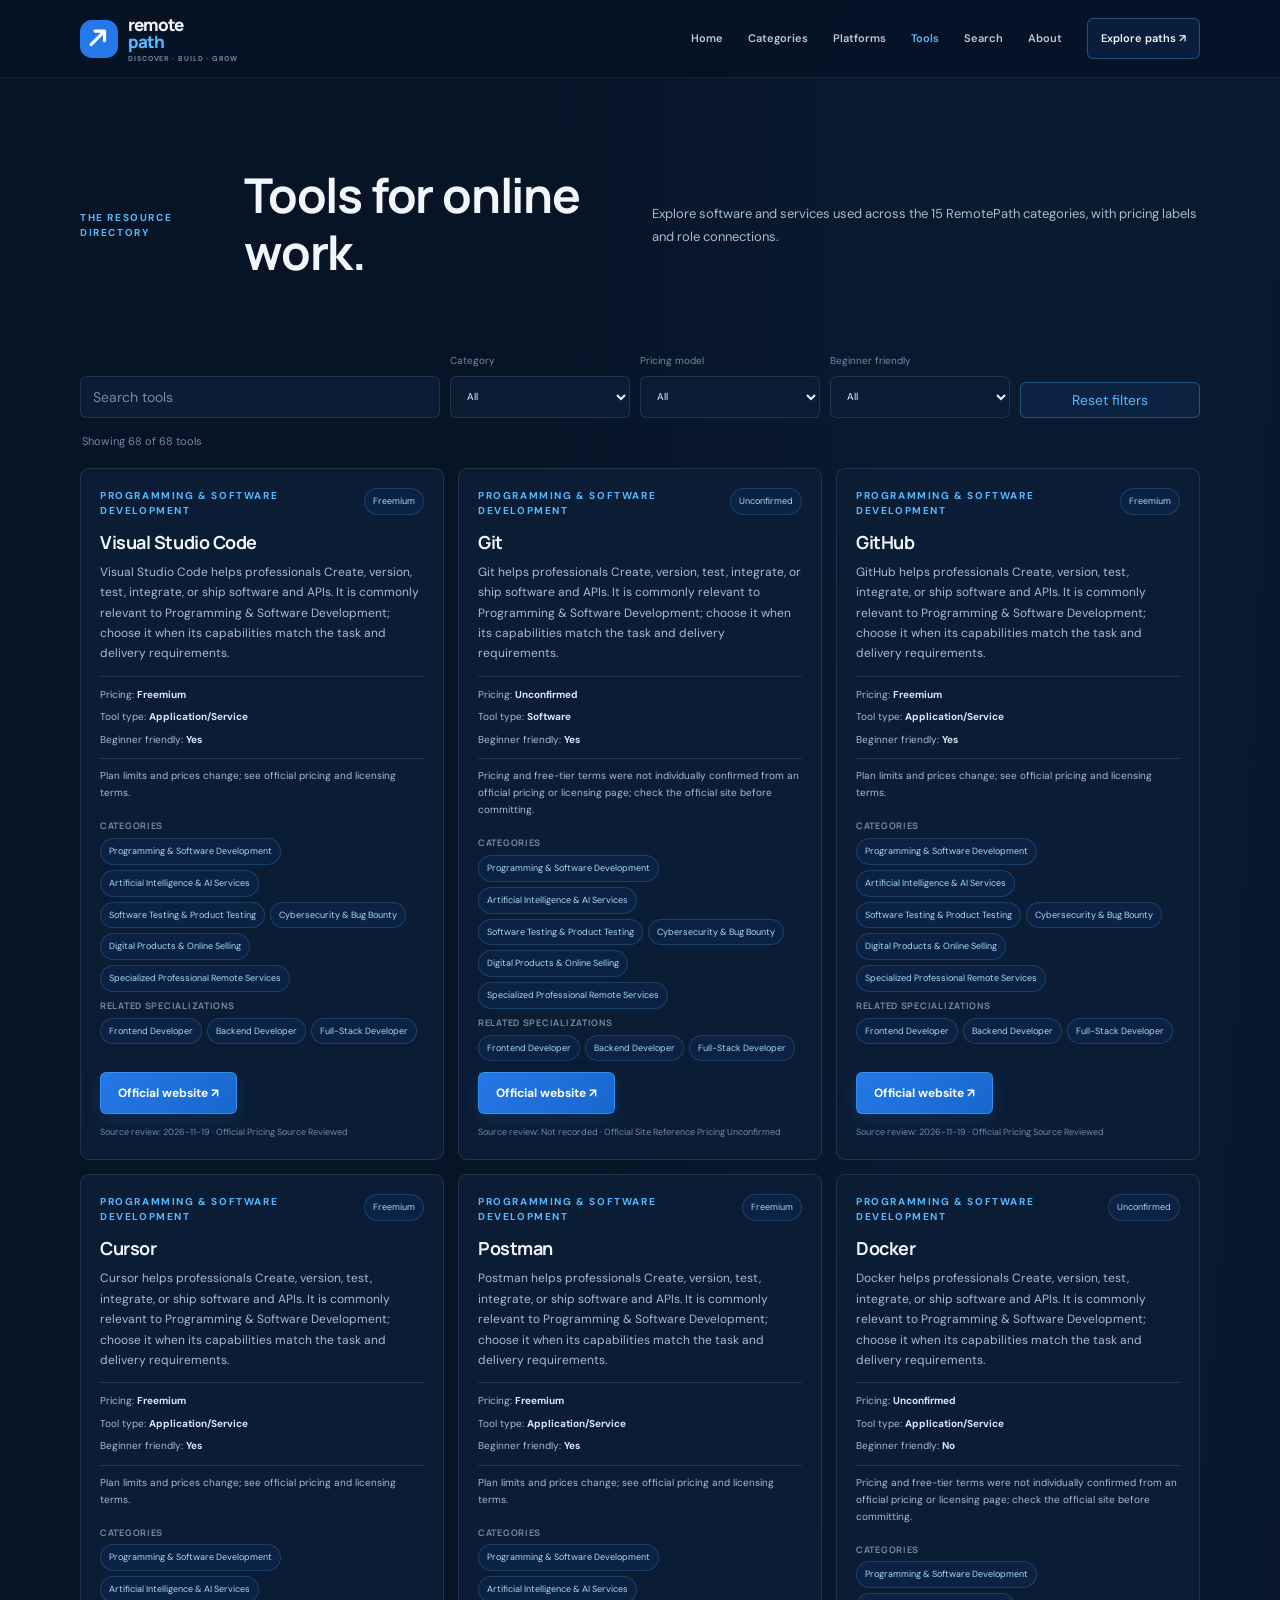
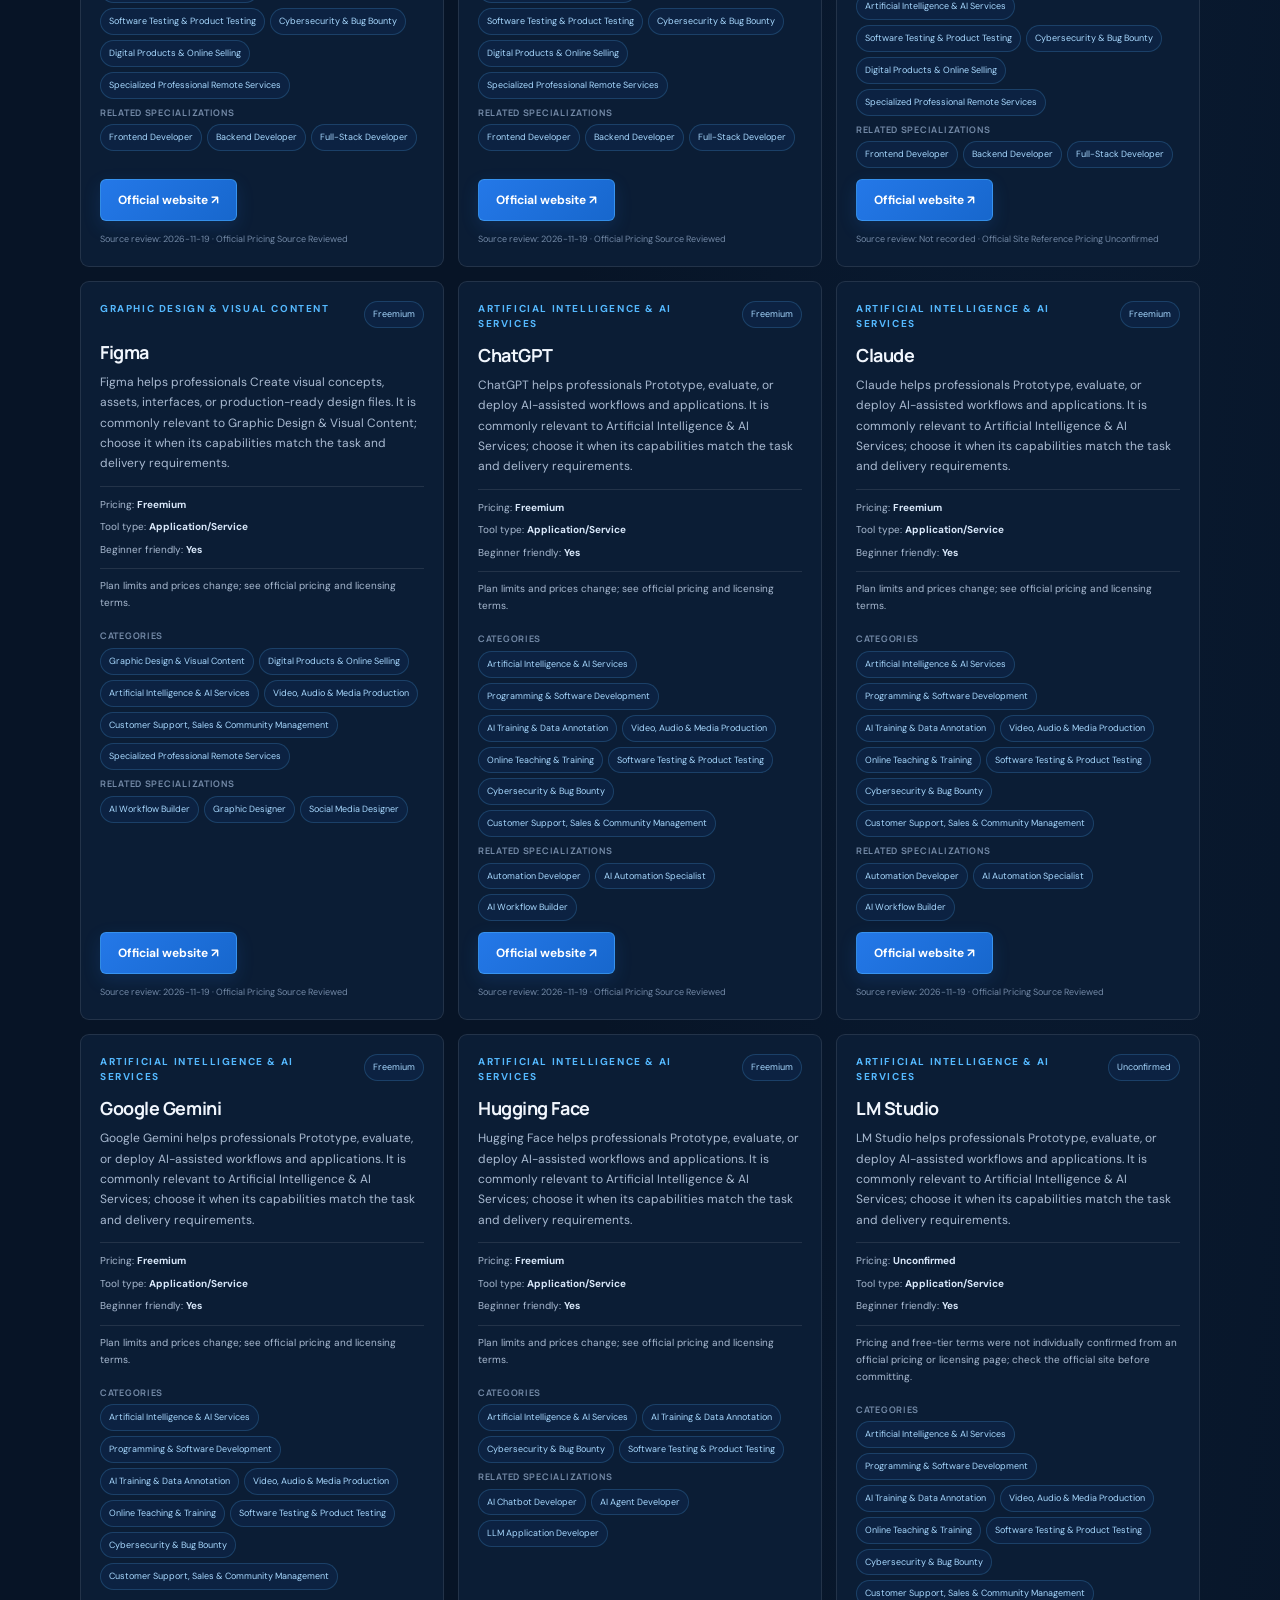
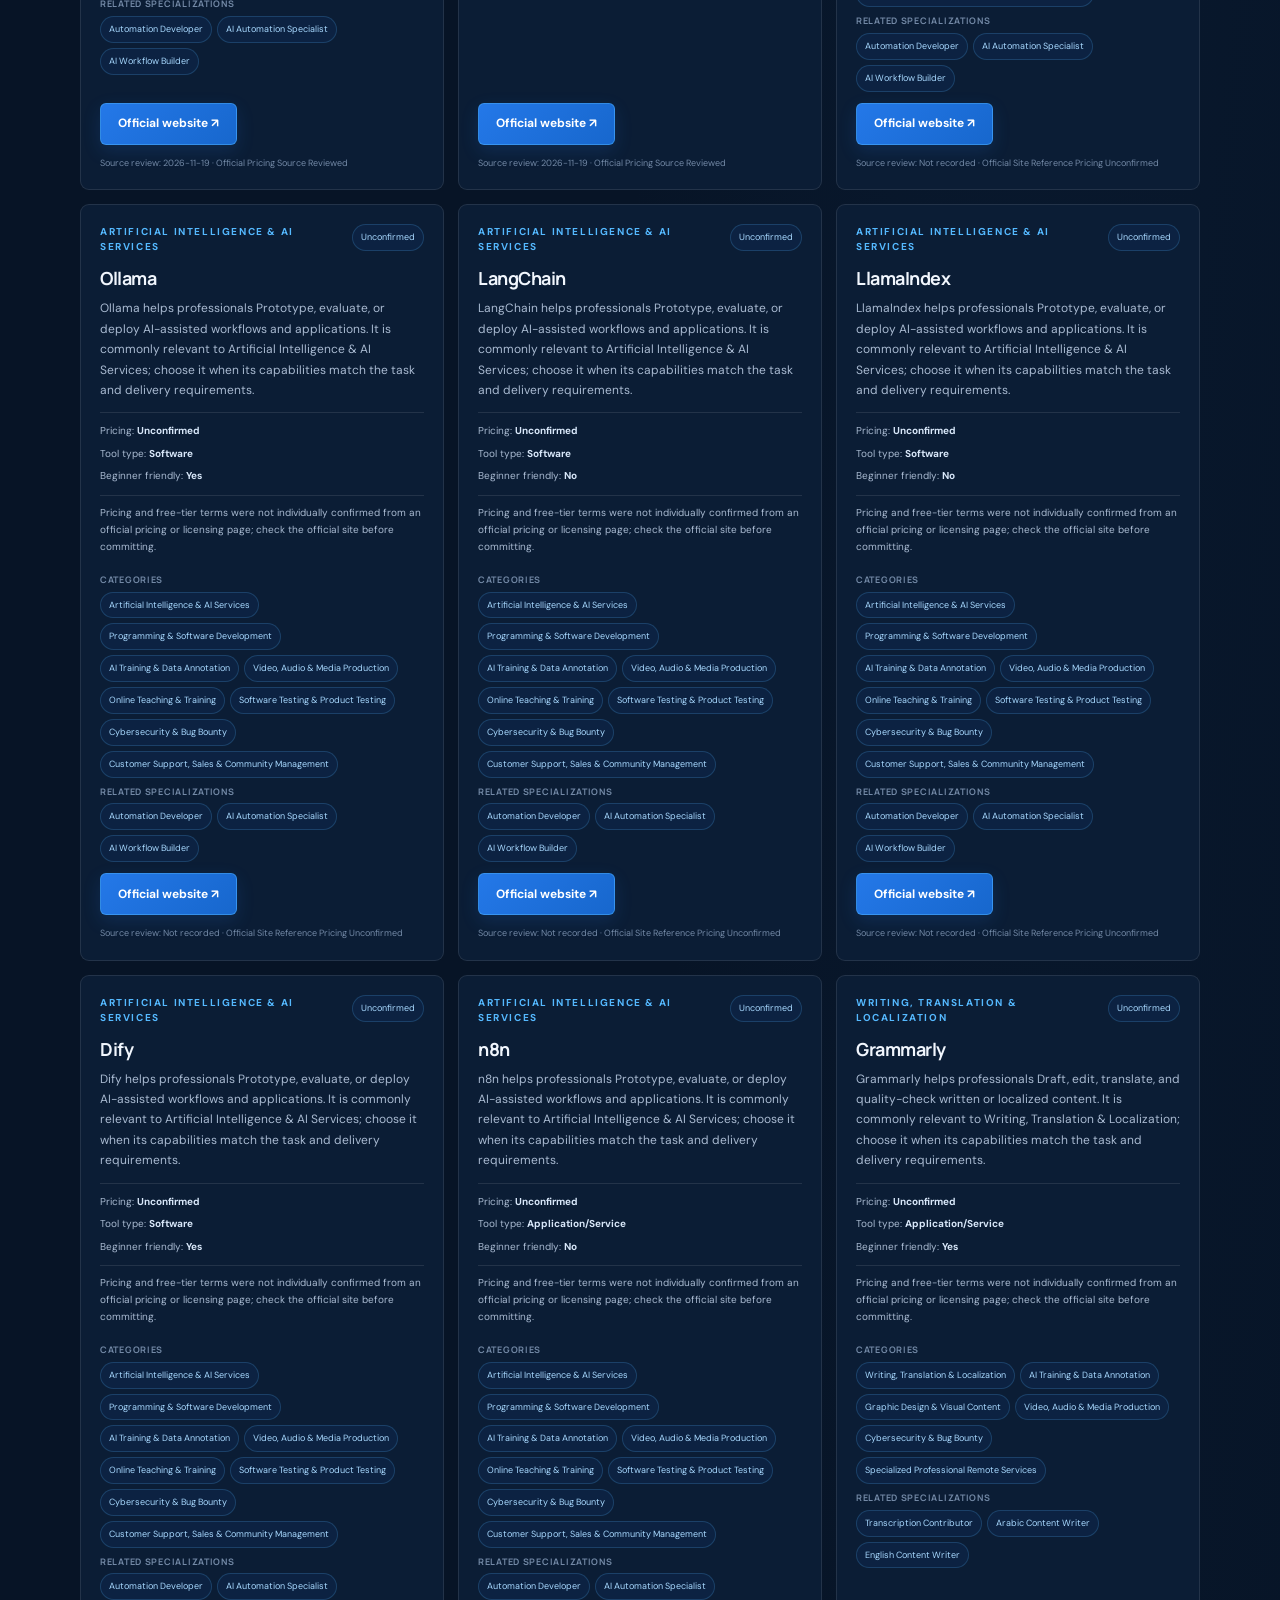
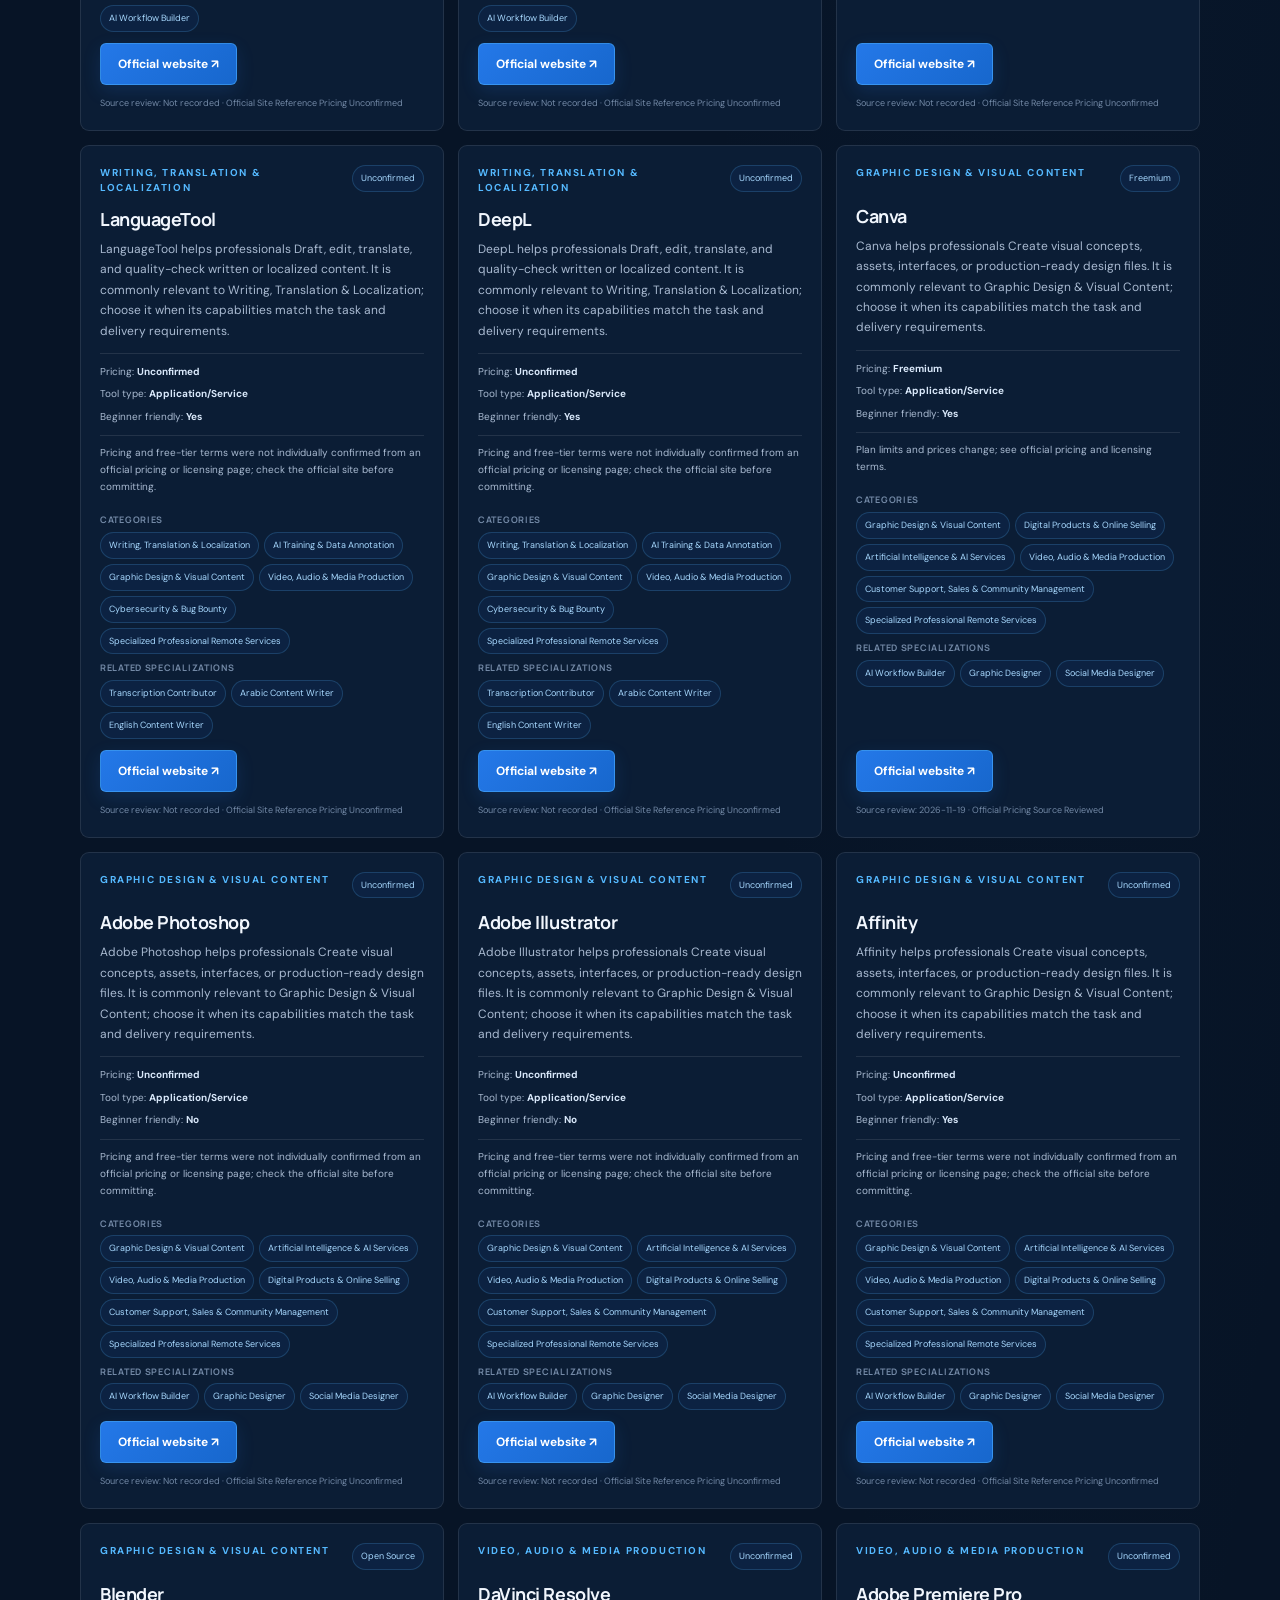
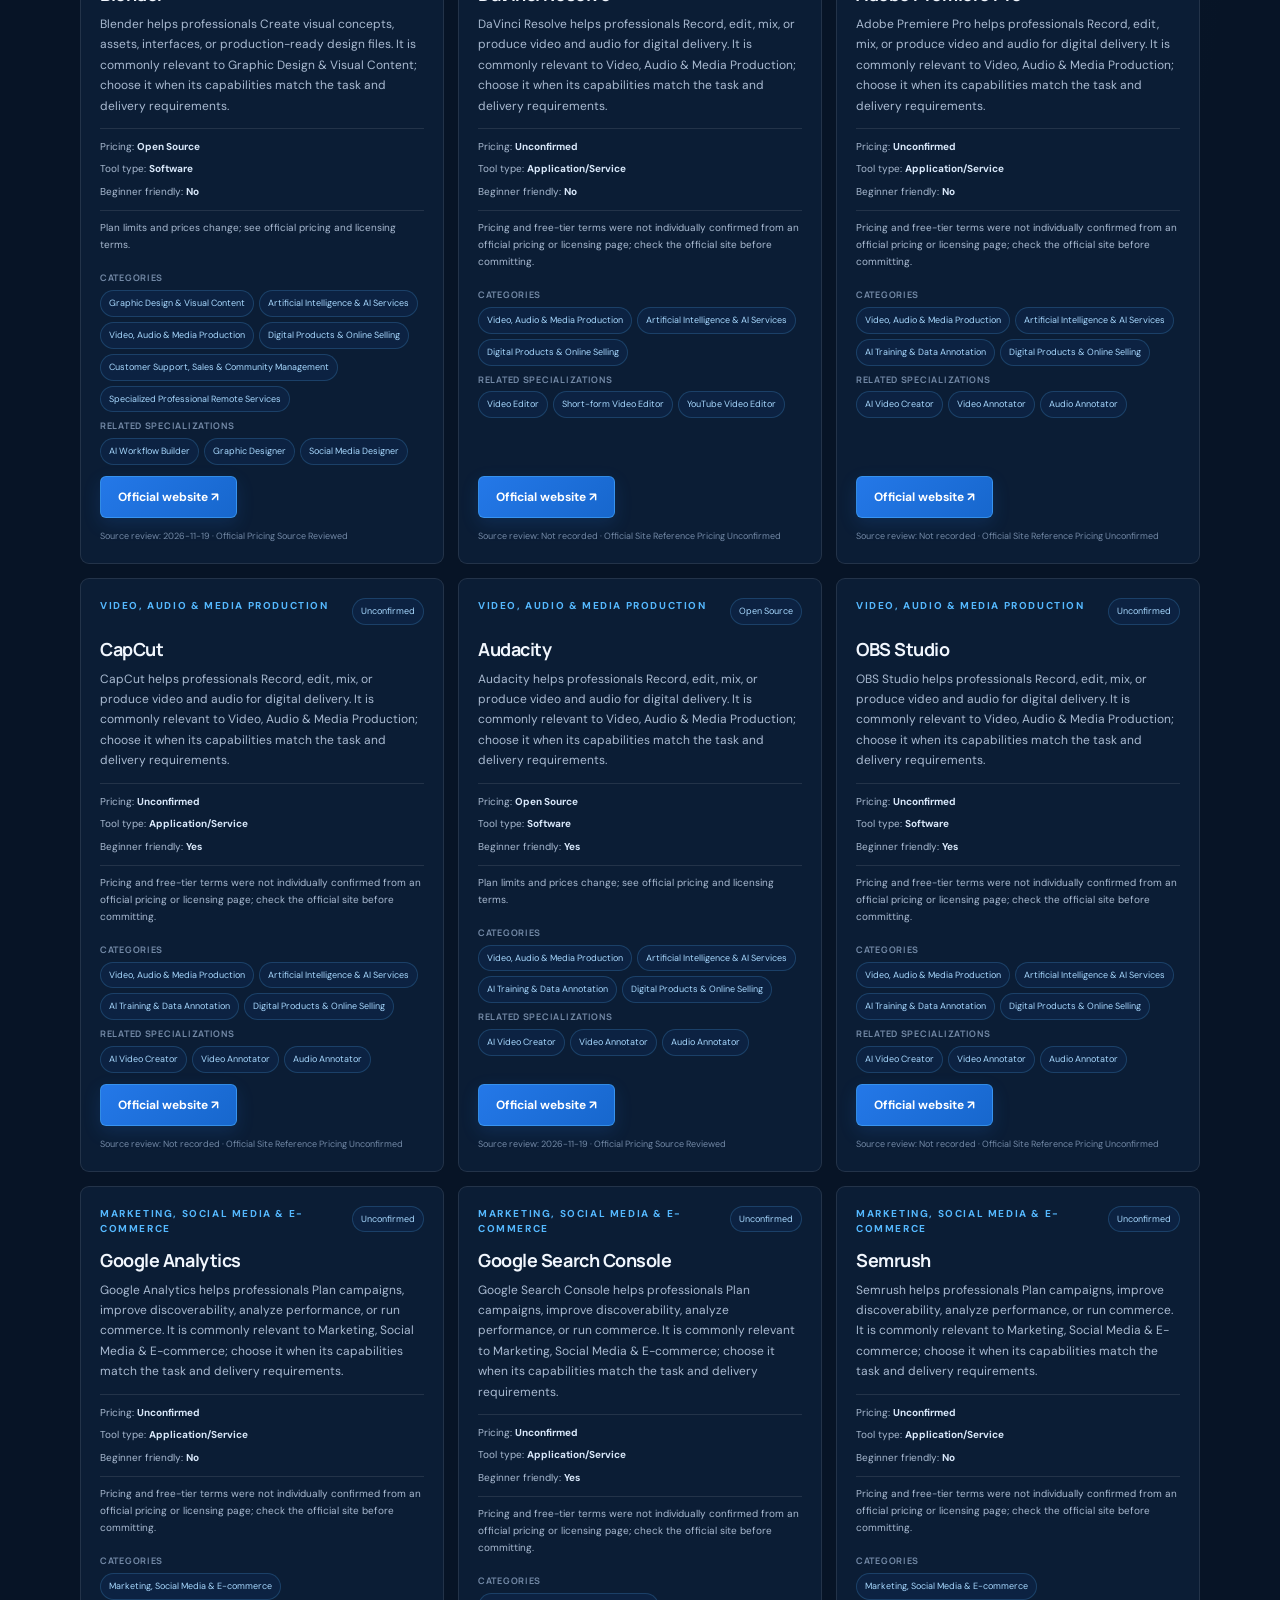
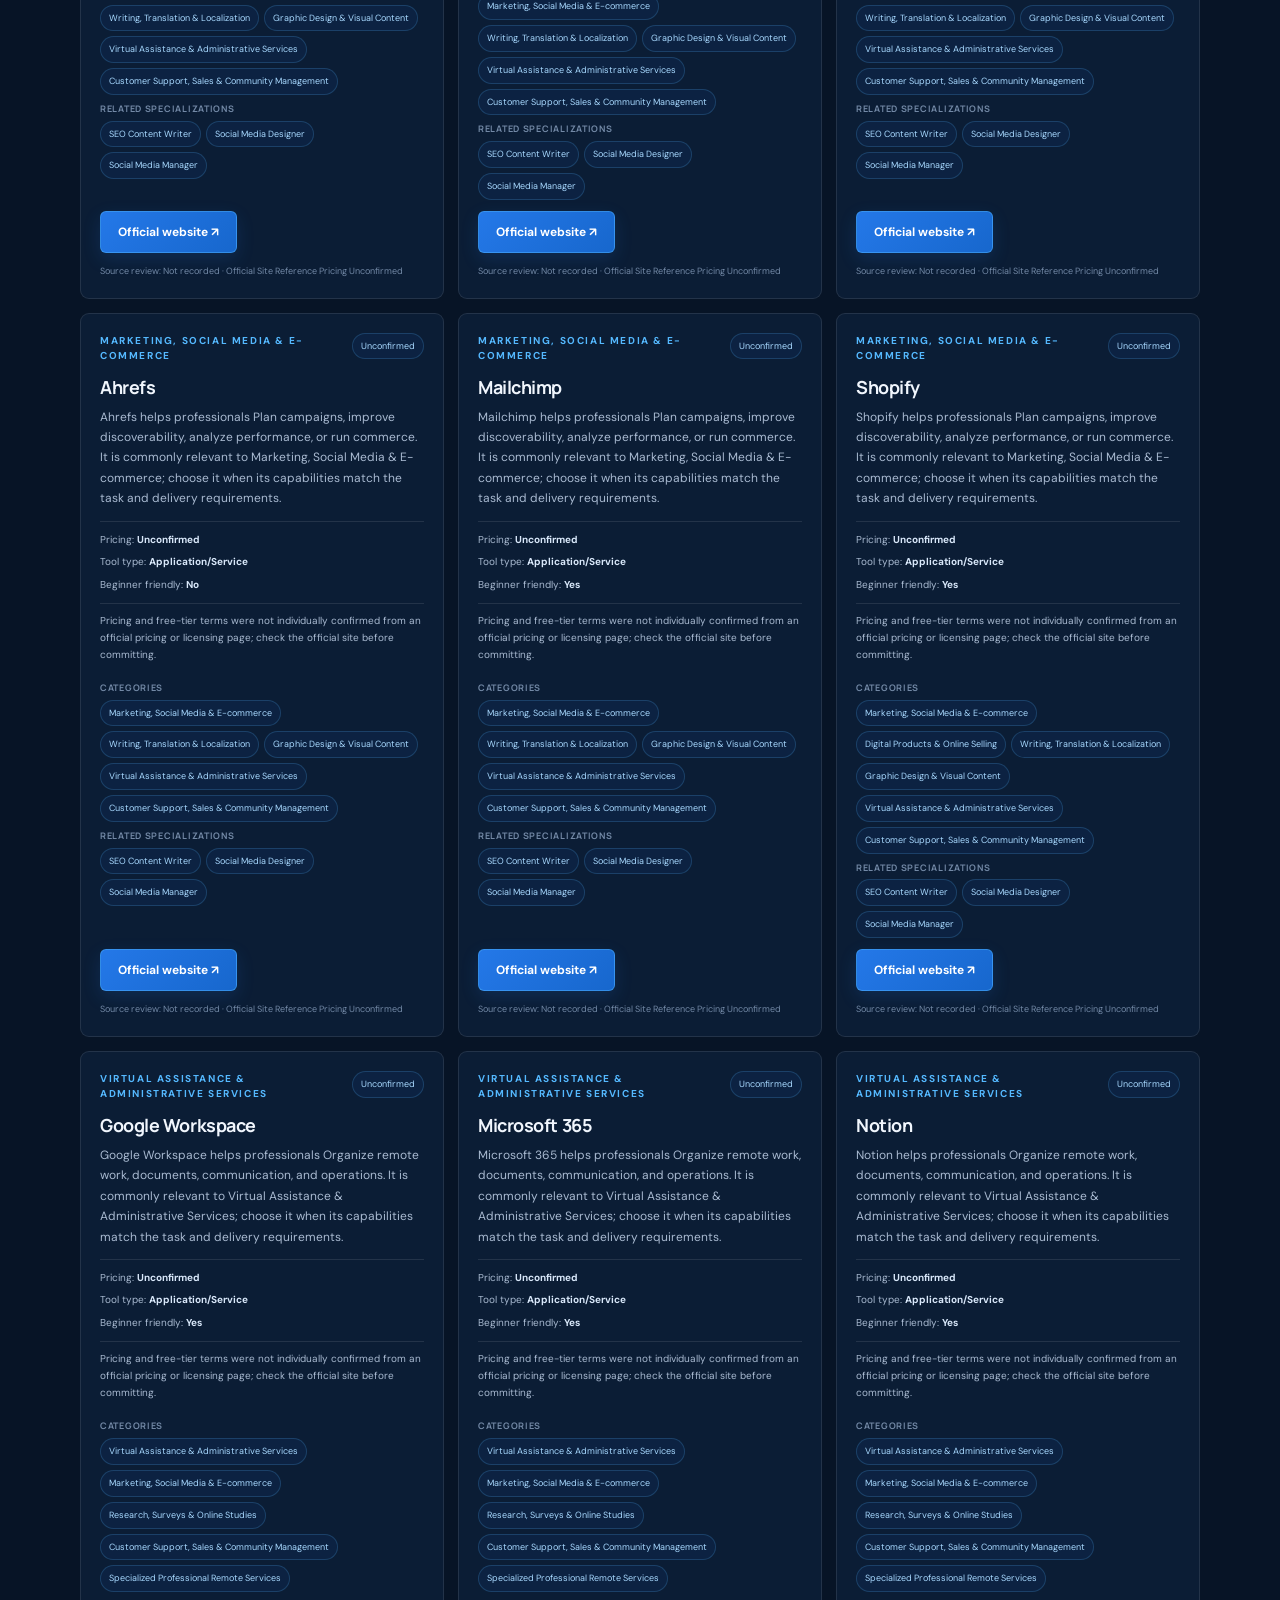
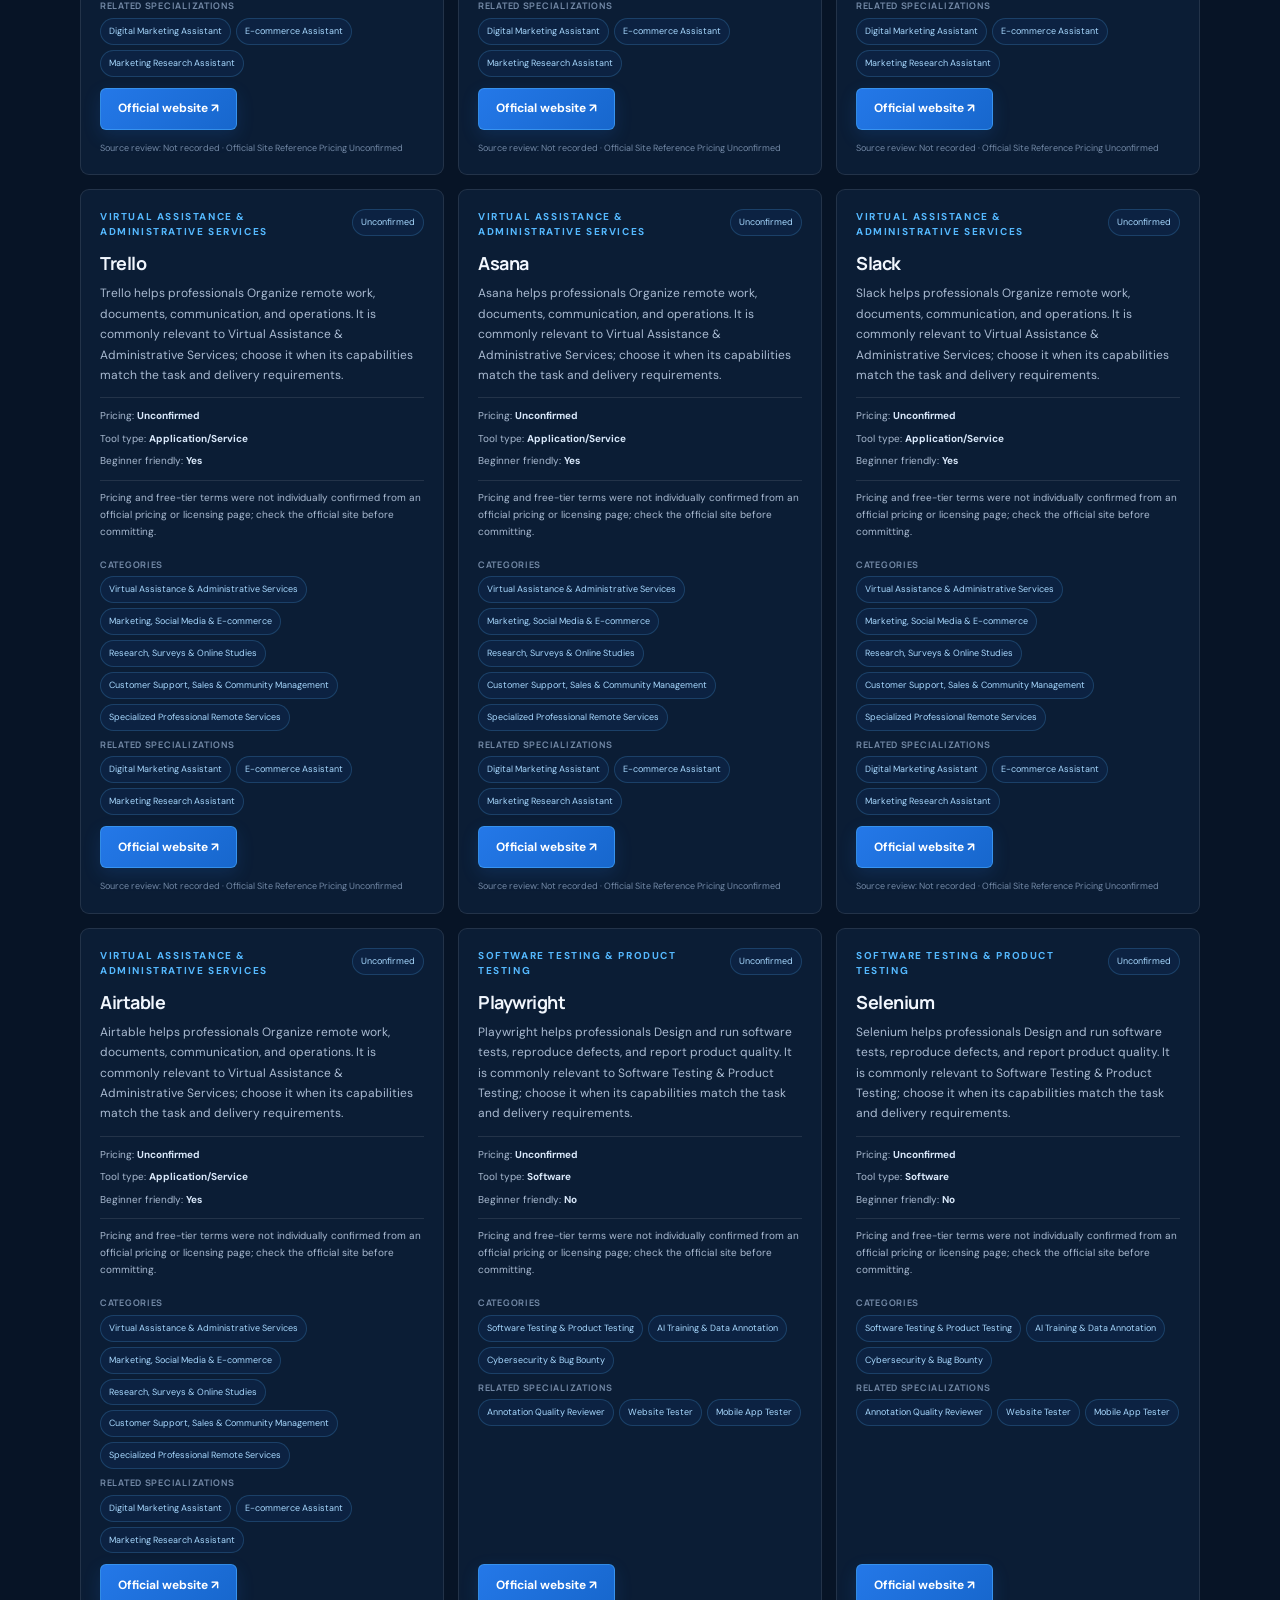
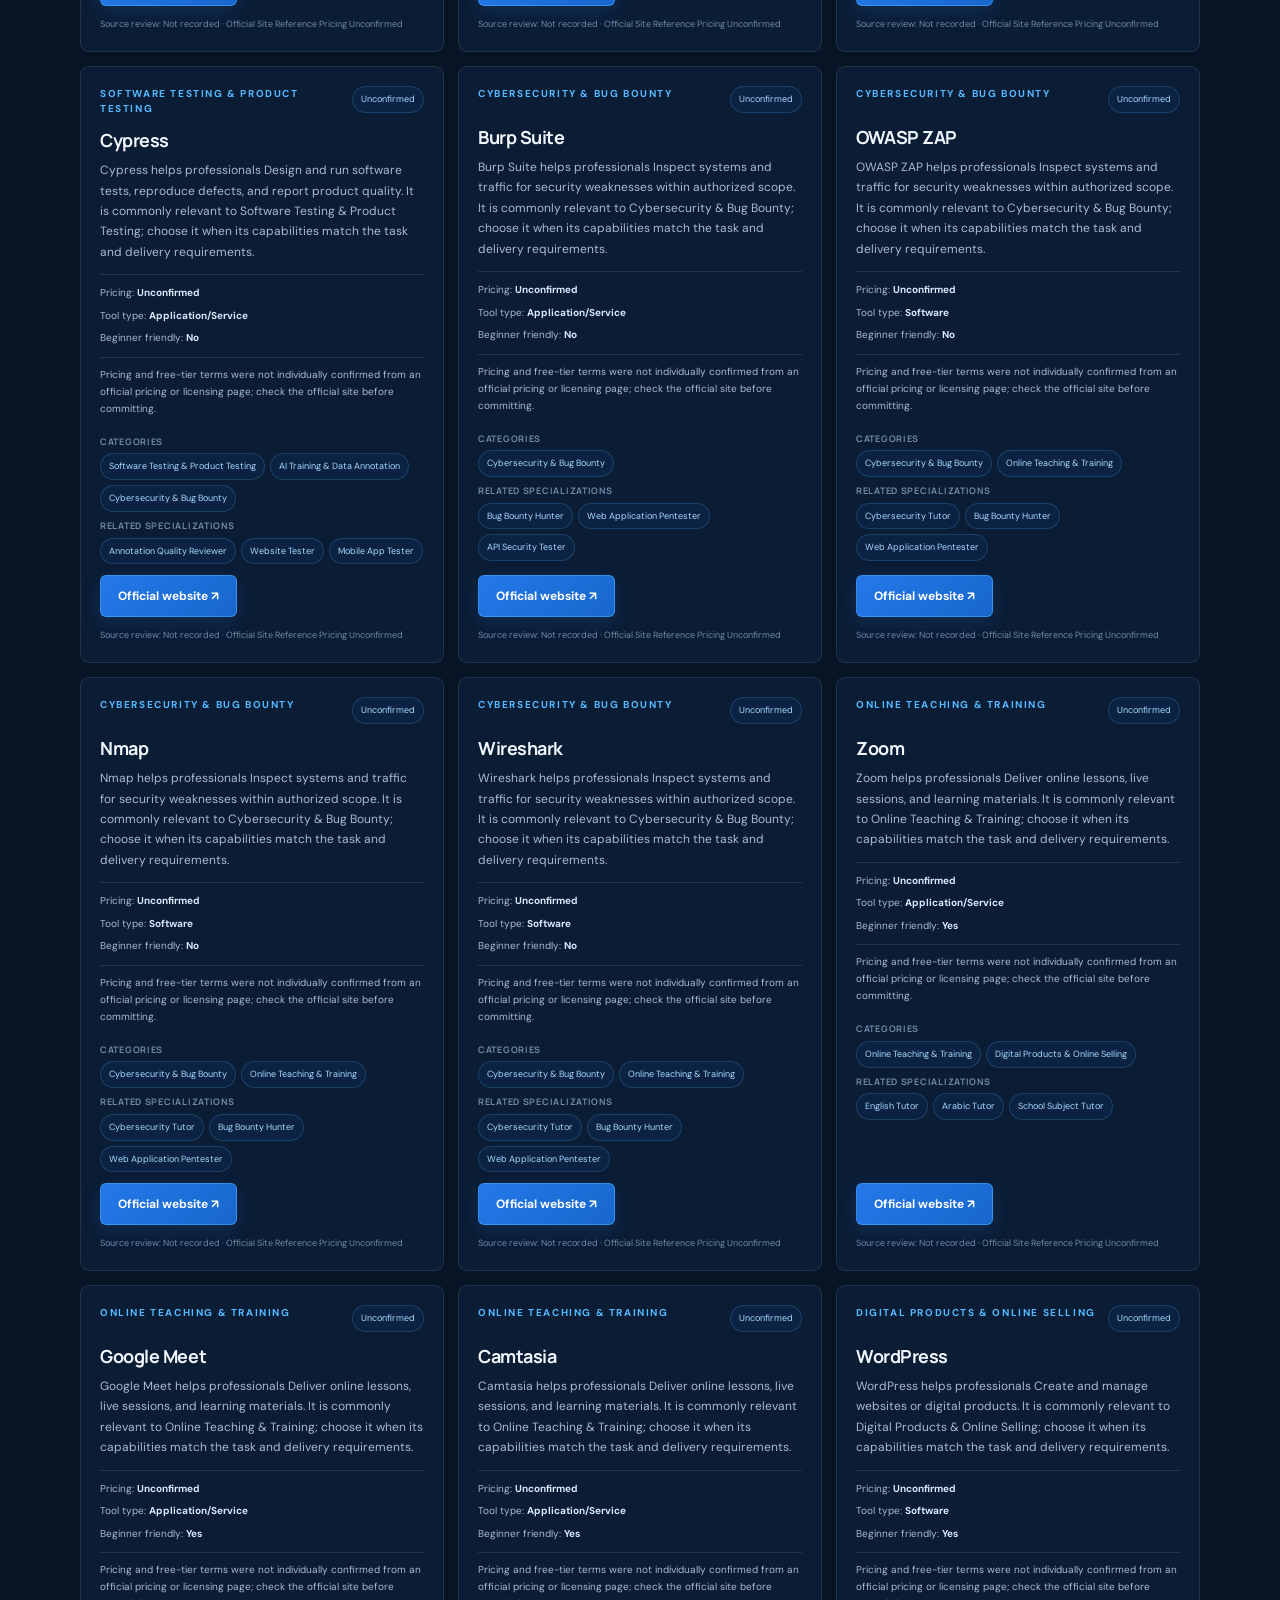
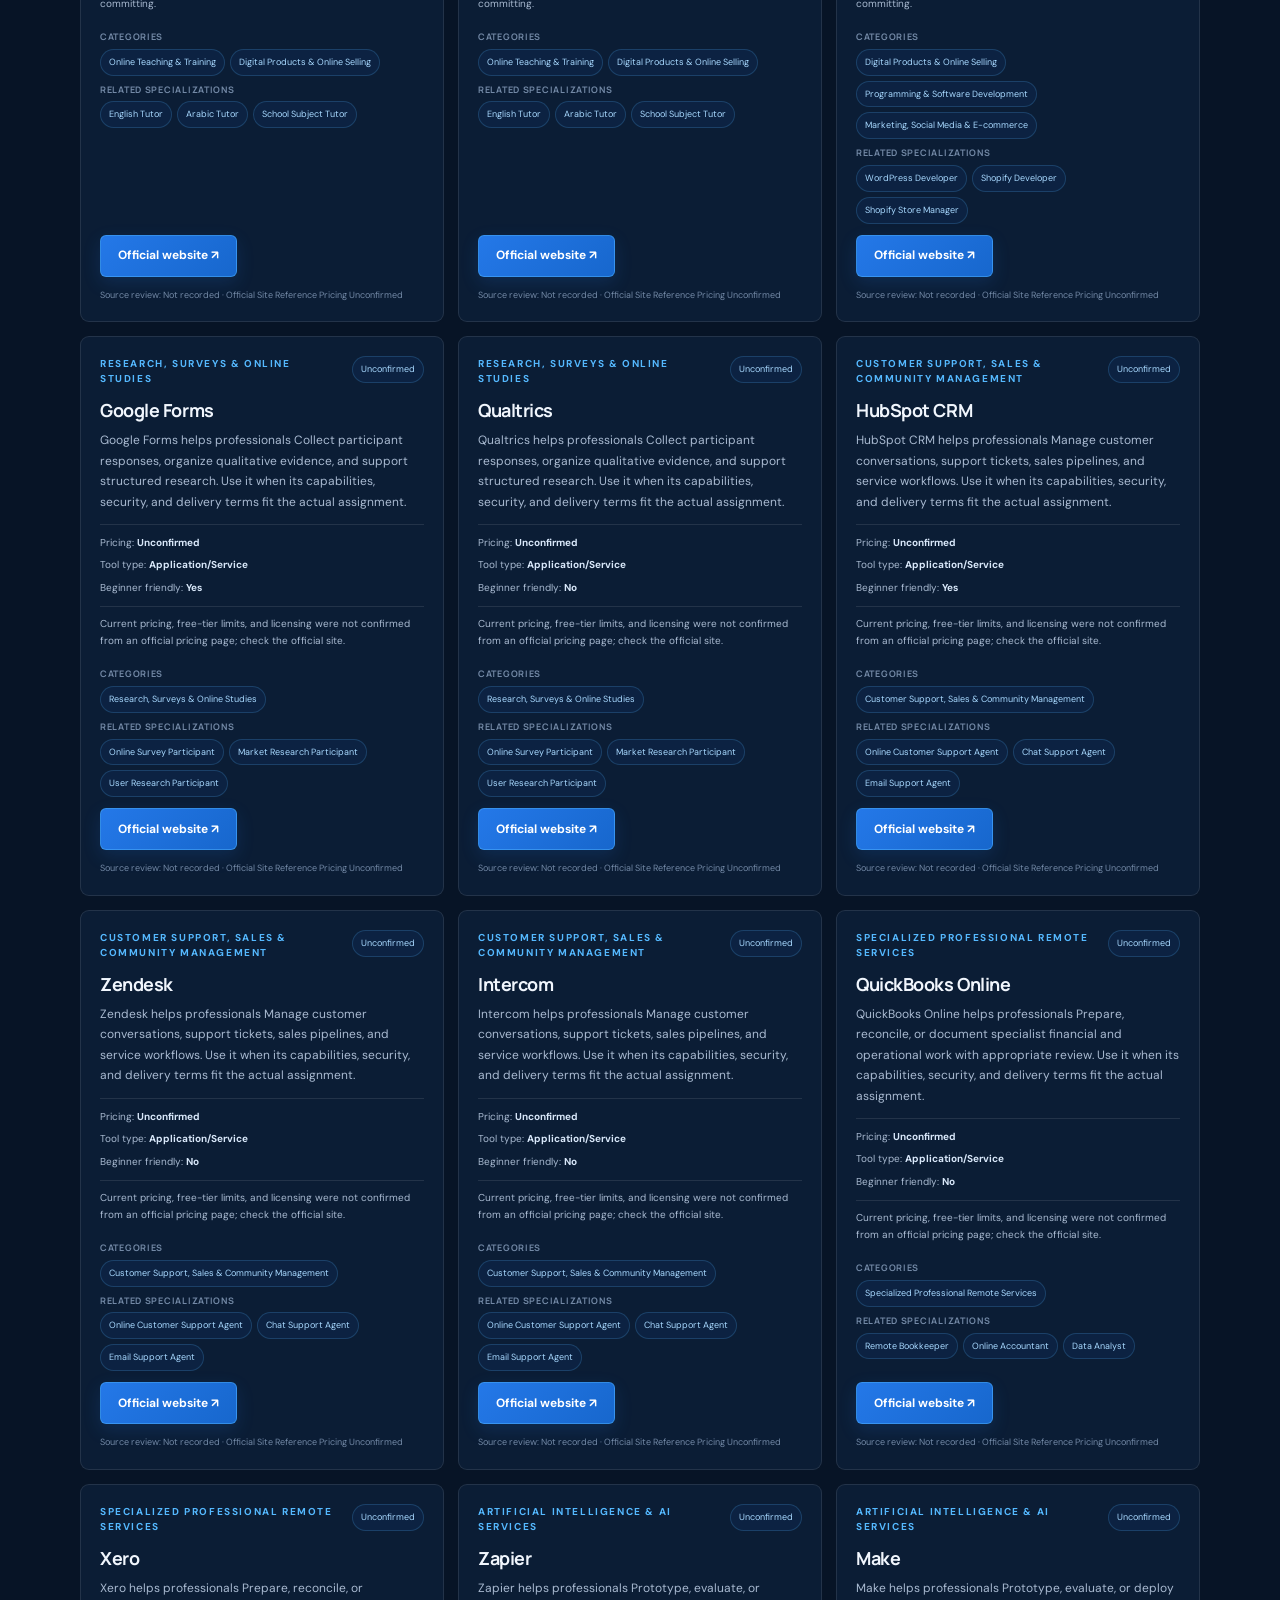
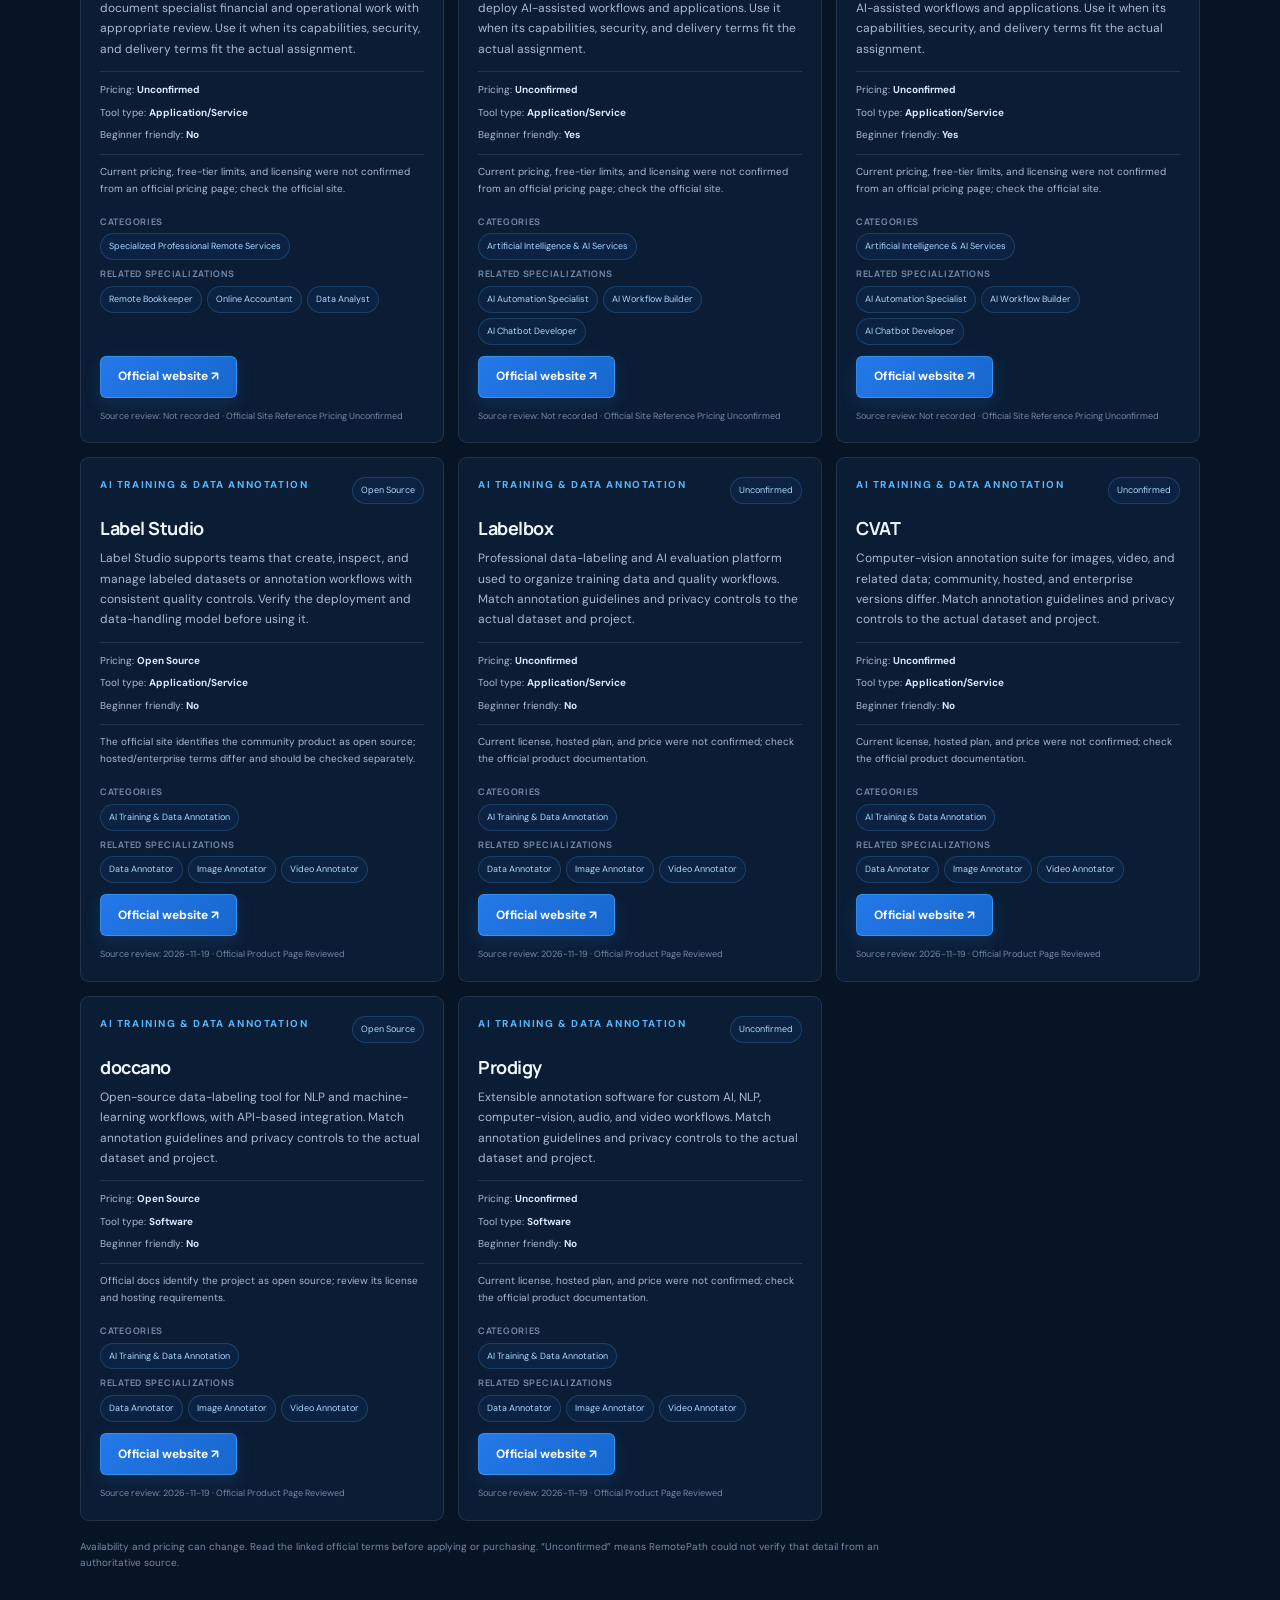
<file: tools.html>
<!doctype html><html lang="en"><head><meta charset="utf-8"><meta name="viewport" content="width=device-width,initial-scale=1"><meta name="theme-color" content="#071426"><meta name="description" content="Explore the digital tools that support modern online work."><title>Tools — RemotePath</title><link rel="canonical" href="https://ibrahim65k.github.io/RemotePath/tools.html"><meta property="og:type" content="website"><meta property="og:site_name" content="RemotePath"><meta property="og:title" content="Tools — RemotePath"><meta property="og:description" content="Explore the digital tools that support modern online work."><meta property="og:url" content="https://ibrahim65k.github.io/RemotePath/tools.html"><meta name="twitter:card" content="summary"><meta name="twitter:title" content="Tools — RemotePath"><meta name="twitter:description" content="Explore the digital tools that support modern online work."><link rel="icon" href="assets/icons/mark.svg"><link rel="preconnect" href="https://fonts.googleapis.com"><link rel="preconnect" href="https://fonts.gstatic.com" crossorigin><link href="https://fonts.googleapis.com/css2?family=DM+Sans:wght@400;500;600;700&family=Manrope:wght@400;500;600;700;800&display=swap" rel="stylesheet"><link rel="stylesheet" href="assets/css/main.css"><link rel="stylesheet" href="assets/css/components.css"><link rel="stylesheet" href="assets/css/responsive.css"><script defer src="assets/js/config.js"></script><script defer src="assets/js/data-loader.js"></script><script defer src="assets/js/navigation.js"></script><script defer src="assets/js/seo.js"></script><script defer src="assets/js/app.js"></script><script defer src="assets/js/directory.js"></script></head><body><div id="site-header"></div><main id="main-content"><div class="container page-main"><div class="page-hero"><span class="eyebrow">THE RESOURCE DIRECTORY</span><h1>Tools <span>for online work.</span></h1><p>Explore software and services used across the 15 RemotePath categories, with pricing labels and role connections.</p></div><section class="directory-panel" data-directory="tools"><div class="directory-controls"><label class="directory-search"><span class="sr-only">Search Tools</span><input id="directory-search" type="search" placeholder="Search tools" autocomplete="off"></label><label class="directory-filter"><span>Category</span><select id="filter-category"><option value="">All</option></select></label><label class="directory-filter"><span>Pricing model</span><select id="filter-pricing"><option value="">All</option></select></label><label class="directory-filter"><span>Beginner friendly</span><select id="filter-beginner"><option value="">All</option></select></label><button class="clear-filter" id="directory-reset" type="button">Reset filters</button></div><p class="catalog-status" id="directory-status" aria-live="polite"></p><div class="directory-grid" id="directory-grid"></div><p class="directory-disclaimer">Availability and pricing can change. Read the linked official terms before applying or purchasing. “Unconfirmed” means RemotePath could not verify that detail from an authoritative source.</p></section></div></main><div id="site-footer"></div></body></html>
</file>
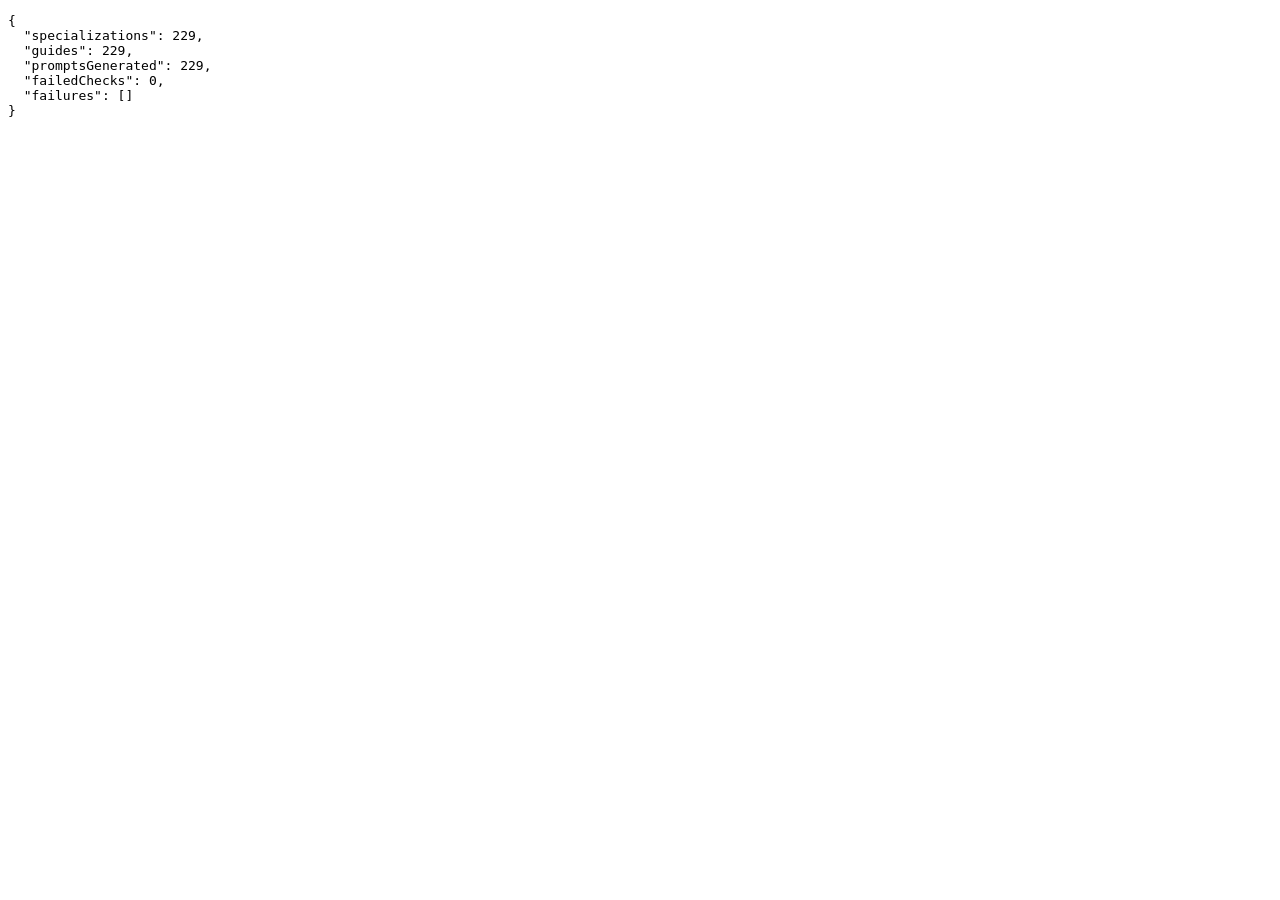
<file: scripts/validate_generated_prompts.html>
<!doctype html>
<html lang="en">
<head><meta charset="utf-8"><title>PROMPT_AUDIT_RUNNING</title></head>
<body>
<pre id="audit">Prompt audit is running.</pre>
<script src="../assets/js/prompt-builder.js"></script>
<script>
(async function(){
  const failures=[];
  let checked=0;
  const has=(prompt,value)=>typeof value==='string'&&value.trim()&&prompt.includes(value.trim());
  try{
    const [roles,guides]=await Promise.all([
      fetch('../data/specializations.json').then(r=>{if(!r.ok)throw Error('specializations fetch failed');return r.json()}),
      fetch('../data/prompt-guidance.json').then(r=>{if(!r.ok)throw Error('prompt-guidance fetch failed');return r.json()})
    ]);
    const byId=new Map(roles.map(role=>[role.id,role]));
    const guideCounts=new Map();
    const requiredStructure=[
      '1. Profession overview:','2. Actual workflow:','3. Realistic work examples:','4. Services, contributions, and deliverables:',
      '5. Work models:','6. Skills and qualifications:','7. Equipment:','8. English:','9. Tools:','10. Platforms:',
      '11. Income:','12. Tailored learning roadmap:','13. Practice and proof:','14. First opportunity:','15. Career growth:',
      '16. AI and outlook:','17. Risks and professional duties:','18. Visual teaching:','19. Glossary and action plan:'
    ];
    for(const guide of guides)guideCounts.set(guide.specializationId,(guideCounts.get(guide.specializationId)||0)+1);
    const arrays=['domainKnowledge','typicalTasks','commonDeliverables','keySkills','distinctiveConsiderations','professionalCautions','relatedToolAndPlatformGuidance','learningPriorities'];
    for(const guide of guides){
      const role=byId.get(guide.specializationId);
      if(!role){failures.push(`${guide.specializationId}: no matching specialization`);continue}
      if(guideCounts.get(role.id)!==1)failures.push(`${role.id}: guidance match count is ${guideCounts.get(role.id)}`);
      const prompt=window.RemotePathPromptBuilder.build(role,guide);
      checked++;
      const check=(condition,label)=>{if(!condition)failures.push(`${role.id}: ${label}`)};
      check(prompt.length>1000,'empty or incomplete standalone prompt');
      check(has(prompt,role.title),'role title missing');
      check(has(prompt,guide.professionContext),'profession context missing');
      check(has(prompt,guide.categoryContext),'category context missing');
      for(const field of arrays){
        const value=guide[field];
        check(Array.isArray(value)&&value.length>0,`${field} is empty`);
        if(Array.isArray(value))for(const item of value){
          check(typeof item==='string'&&item.trim(),`${field} contains a non-text/empty item`);
          if(typeof item==='string'&&item.trim())check(has(prompt,item),`${field} value omitted: ${item.slice(0,90)}`);
        }
      }
      if(Array.isArray(guide.relatedRoleComparisons)&&guide.relatedRoleComparisons.length){
        for(const relatedRole of guide.relatedRoleComparisons)check(has(prompt,relatedRole),`related role omitted: ${relatedRole}`);
      }else check(prompt.includes('Identify only genuinely adjacent roles and explain the difference.'),'empty-comparison fallback instruction missing');
      check(prompt.includes('Distinctive professional considerations:'),'distinctive considerations label missing');
      check(prompt.includes('Profession-specific professional cautions and boundaries:'),'caution label missing');
      check(prompt.indexOf('Distinctive professional considerations:')<prompt.indexOf('Profession-specific professional cautions and boundaries:'),'distinctive/caution fields are not separate');
      check(prompt.includes('natural Egyptian colloquial Arabic (Masri)'),'Egyptian Arabic instruction missing');
      check(prompt.includes('Keep software, platform, technical, professional, standard, and methodology names in English'),'English terminology instruction missing');
      check(prompt.includes('Assume I live in Egypt'),'Egypt learner context missing');
      check(prompt.includes('Verify Egypt registration, project eligibility, and payment separately'),'Egypt research requirement missing');
      check(prompt.includes('never fabricate averages, currency conversion, guaranteed monthly income'),'income accuracy rule missing');
      check(prompt.includes('17. Risks and professional duties:'),'shared professional-risk section missing');
      check(prompt.includes('Explicitly address every supplied profession-specific caution'),'mandatory caution coverage instruction missing');
      for(const heading of requiredStructure)check(prompt.includes(heading),`shared guide section missing: ${heading}`);
      check(prompt.includes('direct links and publication/access dates'),'current-source citation instructions missing');
      check(prompt.includes('Never infer access from a working homepage'),'platform availability safeguard missing');
      check(prompt.includes('For income, separate international advertised rates from Egypt/local compensation'),'income-context safeguard missing');
      check(!/undefined|null|\[object Object\]|\[\s*\]/i.test(prompt),'technical placeholder leaked into prompt');
    }
    const sparseRole={id:'test-role',title:'Test Role'};
    const sparse=window.RemotePathPromptBuilder.build(sparseRole,{specializationId:'test-role'});
    if(!sparse.includes('No profession-specific cautions were supplied'))failures.push('missing-caution fallback is absent');
    if(/undefined|null|\[object Object\]/i.test(sparse))failures.push('sparse-record placeholder leaked');
    const malformed=window.RemotePathPromptBuilder.build(sparseRole,{specializationId:'test-role',professionalCautions:{bad:true},distinctiveConsiderations:[],domainKnowledge:[]});
    if(!malformed.includes('No profession-specific cautions were supplied'))failures.push('malformed optional-field fallback failed');
    if(/undefined|null|\[object Object\]/i.test(malformed))failures.push('malformed optional field leaked');
    const focused=['bug-bounty-hunter','medical-transcriptionist','remote-bookkeeper','online-survey-participant','translator','ai-response-evaluator'];
    for(const id of focused){
      const role=byId.get(id),guide=guides.find(g=>g.specializationId===id);
      if(!role||!guide){failures.push(`${id}: focused caution fixture missing`);continue}
      const prompt=window.RemotePathPromptBuilder.build(role,guide);
      for(const caution of guide.professionalCautions||[])if(!has(prompt,caution))failures.push(`${id}: focused professional caution omitted`);
    }
    document.title=`PROMPT_AUDIT_${failures.length?'FAIL':'PASS'}_${checked}_${failures.length}`;
    document.querySelector('#audit').textContent=JSON.stringify({specializations:roles.length,guides:guides.length,promptsGenerated:checked,failedChecks:failures.length,failures:failures.slice(0,100)},null,2);
  }catch(error){
    document.title='PROMPT_AUDIT_ERROR';
    document.querySelector('#audit').textContent=String(error&&error.stack||error);
  }
})();
</script>
</body>
</html>
</file>
<file: assets/css/main.css>
/* RemotePath design foundation — Premium Dark Blue */
:root {
  color-scheme: dark;
  --bg: #071426;
  --surface: #0b1d35;
  --surface-raised: #102544;
  --surface-soft: #0c203a;
  --blue: #2478e8;
  --cyan: #55b9ff;
  --text: #f1f6fd;
  --muted: #a9bad1;
  --quiet: #7389a6;
  --line: #ffffff19;
  --line-strong: #55b9ff4a;
  --success: #6cdbb1;
  --warning: #ffd27a;
  --danger: #ff8e9b;
  --font: "DM Sans", Inter, "Segoe UI", Arial, sans-serif;
  --display: "Manrope", Inter, "Segoe UI", Arial, sans-serif;
  --space-1: 4px;
  --space-2: 8px;
  --space-3: 12px;
  --space-4: 16px;
  --space-5: 24px;
  --space-6: 32px;
  --space-7: 48px;
  --space-8: 64px;
  --radius-sm: 6px;
  --radius-md: 10px;
  --radius-lg: 16px;
  --radius-pill: 999px;
  --shadow-card: 0 16px 42px #020a1670;
  --shadow-glow: 0 10px 35px #2478e820;
  --transition-fast: 160ms ease;
  --transition: 220ms ease;
  --content-width: 1120px;
  --reading-width: 760px;
  --z-header: 20;
  --z-menu: 30;
}

*,
*::before,
*::after { box-sizing: border-box; }

html { min-width: 320px; scroll-behavior: smooth; scroll-padding-top: 92px; }
body {
  min-width: 320px;
  margin: 0;
  background:
    radial-gradient(ellipse at 82% -18%, #17427635, transparent 34rem),
    var(--bg);
  color: var(--text);
  font: 400 14px/1.65 var(--font);
  -webkit-font-smoothing: antialiased;
  text-rendering: optimizeLegibility;
}
body, button, input, select, textarea { font-family: var(--font); }
img, svg, video { display: block; max-width: 100%; }
button, input, select, textarea { font-size: inherit; }
button { color: inherit; }
a { color: inherit; text-decoration: none; }
a:hover { color: var(--cyan); }
p { margin: 0 0 1em; color: var(--muted); }
h1, h2, h3, h4 { margin: 0; color: var(--text); font-family: var(--display); font-weight: 700; line-height: 1.18; letter-spacing: -.025em; }
h1 { font-size: clamp(2.25rem, 5vw, 3.75rem); }
h2 { font-size: clamp(1.65rem, 3.2vw, 2.45rem); }
h3 { font-size: 1.1rem; }
strong, b { font-weight: 700; }
::selection { background: #2478e880; color: #fff; }
:focus-visible { outline: 3px solid var(--cyan); outline-offset: 3px; }

.container { width: min(var(--content-width), calc(100% - 48px)); margin-inline: auto; }
.page-main { min-height: 65vh; padding: 48px 0 88px; }
.section { padding-top: 86px; padding-bottom: 86px; }
.eyebrow { display: inline-block; color: var(--cyan); font-size: 10px; font-weight: 700; letter-spacing: .16em; line-height: 1.5; text-transform: uppercase; }
.subtle { color: var(--quiet); font-size: 11px; }
.sr-only { position: absolute; width: 1px; height: 1px; padding: 0; margin: -1px; overflow: hidden; clip: rect(0,0,0,0); white-space: nowrap; border: 0; }
.button {
  display: inline-flex; min-height: 42px; align-items: center; justify-content: center; gap: 8px;
  padding: 10px 17px; border: 1px solid #55b9ff6e; border-radius: var(--radius-sm);
  background: linear-gradient(135deg, #2478e8, #1767cd); color: #fff;
  box-shadow: 0 6px 18px #2478e82a; font-size: 12px; font-weight: 700; line-height: 1.2;
  cursor: pointer; transition: transform var(--transition-fast), border-color var(--transition-fast), filter var(--transition-fast), box-shadow var(--transition-fast);
}
.button:hover { color: #fff; border-color: var(--cyan); filter: brightness(1.08); transform: translateY(-1px); box-shadow: 0 9px 24px #2478e83c; }
.button:active { transform: translateY(0); }
.button:disabled { opacity: .55; cursor: not-allowed; transform: none; }
.text-link { display: inline-flex; align-items: center; gap: 7px; color: var(--cyan); font-size: 12px; font-weight: 700; }
.text-link:hover { color: #a8e0ff; }

/* Header and navigation */
.site-header { position: sticky; z-index: var(--z-header); top: 0; height: 78px; border-bottom: 1px solid #ffffff12; background: #071426eF; backdrop-filter: blur(18px); }
.nav-inner { height: 100%; display: flex; align-items: center; justify-content: space-between; gap: 28px; }
.brand { flex: 0 0 auto; display: inline-flex; align-items: center; gap: 10px; color: var(--text); }
.brand:hover { color: var(--text); }
.brand img { width: 38px; height: 38px; }
.brand > span { display: grid; color: var(--text); font: 800 17px/1 var(--display); letter-spacing: -.055em; }
.brand > span > span { display: inline; color: var(--cyan); }
.brand small { margin-top: 5px; color: var(--quiet); font: 700 7px/1 var(--font); letter-spacing: .13em; }
.primary-nav { display: flex; align-items: center; gap: clamp(14px, 2vw, 25px); }
.primary-nav a { color: #bdc9d9; font-size: 11px; font-weight: 600; transition: color var(--transition-fast); }
.primary-nav a:hover, .primary-nav a[aria-current="page"] { color: var(--cyan); }
.primary-nav .nav-cta { padding: 10px 13px; border: 1px solid #55b9ff50; border-radius: var(--radius-sm); background: #2478e81c; color: var(--text); }
.primary-nav .nav-cta:hover { border-color: var(--cyan); background: #2478e833; }
.menu-toggle { display: none; min-width: 42px; min-height: 40px; align-items: center; justify-content: center; }
.skip-link { position: fixed; z-index: 100; top: 10px; left: 10px; padding: 10px 14px; transform: translateY(-150%); border-radius: var(--radius-sm); background: var(--cyan); color: #061326; font-weight: 700; }
.skip-link:focus { transform: translateY(0); }

/* Homepage */
.hero { position: relative; overflow: hidden; border-bottom: 1px solid #ffffff0e; background: radial-gradient(ellipse at 76% 48%, #123b6a55, transparent 35rem); }
.hero-grid { min-height: 570px; display: grid; grid-template-columns: minmax(0, 1.02fr) minmax(360px, .98fr); align-items: center; gap: clamp(35px, 7vw, 90px); padding-top: 55px; padding-bottom: 35px; }
.hero-grid > div:first-child { max-width: 650px; }
.hero h1 { max-width: 650px; margin: 19px 0 18px; font-size: clamp(42px, 5vw, 66px); line-height: 1.06; letter-spacing: -.055em; }
.hero h1 span, .section-heading h2 span, .how h2 span, .path-card h2 span, .not-found-inline h1 span { color: var(--cyan); }
.hero-grid > div:first-child > p { max-width: 580px; margin: 0 0 24px; font-size: 15px; line-height: 1.8; }
.search-form { width: min(100%, 540px); min-height: 58px; display: flex; align-items: center; gap: 12px; padding: 7px; border: 1px solid #ffffff20; border-radius: 9px; background: #0b1d35; box-shadow: var(--shadow-card); }
.search-form > span { padding-left: 10px; color: var(--cyan); font-size: 24px; line-height: 1; }
.search-form input { width: 100%; min-width: 0; height: 40px; border: 0; outline: 0; background: transparent; color: var(--text); font-size: 12px; }
.search-form input::placeholder { color: var(--quiet); }
.search-form .button { flex: 0 0 auto; }
.hero .subtle { display: block; margin-top: 15px; }
.hero-art { position: relative; min-height: 385px; display: grid; place-items: center; }
.hero-art::before, .hero-art::after { position: absolute; content: ""; border: 1px solid #55b9ff1b; border-radius: 50%; }
.hero-art::before { width: 330px; height: 330px; }
.hero-art::after { width: 445px; height: 445px; border-color: #55b9ff10; }
.orbit { position: absolute; width: 365px; height: 365px; border: 1px dashed #55b9ff25; border-radius: 50%; }
.orbit::before, .orbit::after { position: absolute; width: 9px; height: 9px; content: ""; border: 2px solid var(--bg); border-radius: 50%; background: var(--cyan); box-shadow: 0 0 18px #55b9ff; }
.orbit::before { top: 42px; right: 62px; }
.orbit::after { bottom: 54px; left: 33px; width: 6px; height: 6px; background: var(--blue); }
.path-card { position: relative; z-index: 1; width: min(100%, 360px); padding: 27px; border: 1px solid #55b9ff36; border-radius: var(--radius-lg); background: linear-gradient(150deg, #112b4c, #0a1a30 75%); box-shadow: 0 24px 70px #02081370, 0 0 46px #2478e817; }
.path-card > small { color: var(--cyan); font-size: 9px; font-weight: 700; letter-spacing: .13em; }
.path-card h2 { margin: 17px 0 8px; font-size: 25px; letter-spacing: -.04em; }
.path-card p { margin: 10px 0; color: #b6c7dc; font-size: 11px; }
.path-card hr { height: 1px; margin: 19px 0; border: 0; background: var(--line); }
.progress { height: 5px; margin-top: 18px; overflow: hidden; border-radius: var(--radius-pill); background: #ffffff14; }
.progress::before { display: block; width: 63%; height: 100%; content: ""; border-radius: inherit; background: linear-gradient(90deg, var(--blue), var(--cyan)); }
.float { position: absolute; z-index: 2; top: 16%; right: -1%; padding: 12px 16px; border: 1px solid var(--line); border-radius: var(--radius-sm); background: #102544eF; color: #dce9f7; box-shadow: var(--shadow-card); font-size: 10px; }
.hero-bottom { min-height: 52px; display: flex; align-items: center; justify-content: space-between; gap: 16px; color: var(--quiet); font-size: 9px; font-weight: 700; letter-spacing: .12em; }
.hero-bottom span { letter-spacing: .03em; font-weight: 500; }
.hero-bottom a { color: var(--cyan); font-size: 10px; letter-spacing: 0; }
.section-heading { display: flex; align-items: end; justify-content: space-between; gap: 22px; margin-bottom: 27px; }
.section-heading h2, .how h2 { margin: 9px 0 10px; font-size: clamp(30px, 4vw, 43px); letter-spacing: -.045em; }
.section-heading p { margin: 0; font-size: 12px; }
.section-heading > small, .catalog-count { color: var(--quiet); font-size: 10px; letter-spacing: .09em; }
.category-grid { display: grid; grid-template-columns: repeat(3, minmax(0, 1fr)); gap: 13px; }
.category-card { position: relative; min-width: 0; min-height: 205px; display: flex; flex-direction: column; align-items: flex-start; padding: 19px; overflow: hidden; border: 1px solid var(--line); border-radius: var(--radius-md); background: linear-gradient(145deg, #102544, #0b1b31); transition: transform var(--transition), border-color var(--transition), box-shadow var(--transition); }
.category-card::after { position: absolute; right: -45px; bottom: -75px; width: 150px; height: 150px; content: ""; border-radius: 50%; background: #2478e814; filter: blur(20px); }
.category-card:hover { transform: translateY(-3px); border-color: #55b9ff68; color: var(--text); box-shadow: var(--shadow-glow); }
.category-index { color: var(--quiet); font-size: 9px; letter-spacing: .1em; }
.category-icon { width: 39px; height: 39px; display: grid; place-items: center; margin: 15px 0 12px; border: 1px solid #55b9ff35; border-radius: 9px; background: #2478e81c; color: var(--cyan); font: 700 13px var(--font); }
.category-arrow { position: absolute; top: 19px; right: 19px; color: var(--cyan); font-size: 16px; }
.category-card h3 { margin-bottom: 8px; font-size: 14px; }
.category-card p { margin: 0 0 14px; font-size: 10px; line-height: 1.6; }
.category-meta { position: relative; z-index: 1; display: flex; justify-content: space-between; gap: 8px; width: 100%; margin-top: auto; padding-top: 11px; border-top: 1px solid #ffffff12; color: var(--quiet); font-size: 9px; }
.category-meta b { color: var(--cyan); font-size: 9px; }
.how { background: linear-gradient(180deg, #0a192c, #081629); border-block: 1px solid #ffffff0e; }
.two { display: grid; grid-template-columns: minmax(0, 1fr) minmax(0, .95fr); align-items: start; gap: 70px; }
.how h2 { margin: 14px 0; }
.how .two > div:first-child > p { max-width: 470px; font-size: 13px; line-height: 1.8; }
.steps { display: grid; gap: 10px; }
.steps article { display: grid; grid-template-columns: 42px minmax(0,1fr); column-gap: 13px; padding: 17px; border: 1px solid var(--line); border-radius: var(--radius-sm); background: #0b1d35a8; }
.steps article > b { grid-row: span 2; color: var(--cyan); font: 700 12px var(--font); }
.steps h3 { margin: 0 0 5px; font-size: 13px; }
.steps p { margin: 0; font-size: 10px; }

/* Shared content pages */
.page-hero { display: flex; align-items: center; justify-content: space-between; gap: 30px; padding: 32px 0 35px; }
.page-hero h1 { margin: 9px 0 12px; font-size: clamp(32px, 4.5vw, 48px); }
.page-hero p { max-width: 740px; margin: 0; font-size: 13px; line-height: 1.8; }
.page-icon { flex: 0 0 auto; width: 74px; height: 74px; display: grid; place-items: center; border: 1px solid #55b9ff3b; border-radius: 16px; background: #2478e81a; color: var(--cyan); font-size: 26px; box-shadow: var(--shadow-glow); }
.breadcrumbs { display: flex; align-items: center; flex-wrap: wrap; gap: 9px; padding-bottom: 18px; color: var(--quiet); font-size: 10px; }
.breadcrumbs a { color: var(--muted); }
.breadcrumbs a:hover { color: var(--cyan); }
.breadcrumbs [aria-current="page"] { color: var(--text); }
.category-hero { border-bottom: 1px solid var(--line); }
.catalog-section { padding-top: 38px; }
.about-page { max-width: 900px; }
.about-page .page-hero { padding-top: 18px; }
.about-grid { display: grid; grid-template-columns: repeat(2,minmax(0,1fr)); gap: 14px; margin-top: 30px; }
.about-grid > *,.principles article { padding: 20px; border: 1px solid var(--line); border-radius: var(--radius-md); background: var(--surface); }
.about-grid h2,.principles h2 { margin-bottom: 10px; font-size: 18px; }
.about-grid p,.principles p { margin: 0; font-size: 12px; line-height: 1.8; }
.principles { display: grid; gap: 12px; margin-top: 30px; }
.not-found-inline { max-width: 700px; margin: 50px auto; padding: 40px; border: 1px solid var(--line); border-radius: var(--radius-lg); background: var(--surface); text-align: center; }
.not-found-inline h1 { margin: 14px 0; font-size: clamp(34px,5vw,52px); }
.not-found-inline p { margin-bottom: 22px; }
.empty-inline,.loading-state { padding: 25px; border: 1px solid var(--line); border-radius: var(--radius-md); background: var(--surface); color: var(--muted); }

/* Footer */
.site-footer { border-top: 1px solid var(--line); background: #061121; }
.footer-main { display: flex; align-items: center; justify-content: space-between; gap: 28px; padding-top: 28px; padding-bottom: 26px; }
.footer-main > p { margin: 0; font-size: 11px; }
.footer-main nav { display: flex; flex-wrap: wrap; gap: 16px; }
.footer-main nav a { color: var(--muted); font-size: 10px; }
.footer-main nav a:hover { color: var(--cyan); }
.footer-bottom { display: flex; justify-content: space-between; gap: 16px; padding-top: 14px; padding-bottom: 16px; border-top: 1px solid #ffffff10; color: var(--quiet); font-size: 9px; }

@media (max-width: 980px) {
  .primary-nav { gap: 15px; }
  .hero-grid { gap: 34px; }
  .category-grid { grid-template-columns: repeat(2,minmax(0,1fr)); }
}
@media (max-width: 700px) {
  html { scroll-padding-top: 76px; }
  .container { width: min(100% - 36px, 560px); }
  .site-header { height: 70px; }
  .nav-inner { position: relative; }
  .menu-toggle { display: inline-flex; position: relative; z-index: var(--z-menu); padding: 8px 11px; border: 1px solid var(--line); border-radius: var(--radius-sm); background: transparent; color: var(--text); cursor: pointer; }
  .primary-nav { position: absolute; top: 69px; right: -18px; left: -18px; display: none; align-items: stretch; flex-direction: column; gap: 0; padding: 12px 18px 20px; border-bottom: 1px solid var(--line); background: #09192d; box-shadow: 0 18px 25px #02081270; }
  .primary-nav.open { display: flex; }
  .primary-nav a { padding: 12px; border-bottom: 1px solid var(--line); }
  .primary-nav .nav-cta { margin-top: 10px; text-align: center; }
  .hero-grid { min-height: unset; grid-template-columns: 1fr; gap: 10px; padding-top: 47px; padding-bottom: 22px; }
  .hero h1 { margin-top: 14px; font-size: clamp(38px,10vw,48px); }
  .hero-grid > div:first-child > p { font-size: 13px; }
  .hero-art { min-height: 320px; margin-top: 9px; }
  .hero-art::before { width: 275px; height: 275px; }
  .hero-art::after { width: 340px; height: 340px; }
  .orbit { width: 300px; height: 300px; }
  .path-card { width: min(100%,330px); padding: 23px; }
  .float { top: 6%; right: 0; }
  .hero-bottom { min-height: 48px; font-size: 8px; }
  .hero-bottom span { display: none; }
  .section { padding-top: 65px; padding-bottom: 65px; }
  .section-heading { align-items: flex-start; }
  .section-heading h2,.how h2 { font-size: 32px; }
  .category-grid { grid-template-columns: 1fr; }
  .category-card { min-height: 185px; }
  .two { grid-template-columns: 1fr; gap: 30px; }
  .page-main { padding-top: 28px; padding-bottom: 60px; }
  .page-hero { align-items: flex-start; gap: 18px; padding-top: 20px; }
  .page-icon { width: 55px; height: 55px; border-radius: 12px; font-size: 20px; }
  .about-grid { grid-template-columns: 1fr; }
  .footer-main { align-items: flex-start; flex-wrap: wrap; gap: 18px; }
  .footer-main > p { order: 3; width: 100%; }
  .footer-main nav { gap: 12px; }
  .footer-bottom { flex-direction: column; gap: 5px; }
}
@media (max-width: 380px) {
  .container { width: calc(100% - 30px); }
  .search-form { gap: 7px; }
  .search-form .button { padding-inline: 11px; }
  .hero h1 { font-size: 37px; }
  .section-heading { flex-direction: column; gap: 10px; }
  .page-hero { display: block; }
  .page-icon { margin-top: 16px; }
  .not-found-inline { padding: 28px 17px; }
}
@media (prefers-reduced-motion: reduce) {
  *,*::before,*::after { scroll-behavior: auto !important; transition-duration: .01ms !important; animation-duration: .01ms !important; animation-iteration-count: 1 !important; }
}
</file>
<file: assets/css/components.css>
/* Reusable catalog components */
.specialization-section{padding-top:42px}.specialization-empty{margin-top:15px}.empty-inline{padding:35px;border:1px solid var(--line);border-radius:9px;color:var(--muted)}.loading-state{color:var(--muted);padding:30px}.category-card:focus-visible,.result-card:focus-visible{outline:2px solid var(--cyan);outline-offset:3px}.catalog-section{padding-top:50px}.catalog-count{color:var(--quiet);font-size:11px;letter-spacing:1px}.catalog-controls{display:flex;gap:12px;align-items:center;padding:15px;background:#0b1d35;border:1px solid var(--line);border-radius:9px}.catalog-filter{flex:1;display:flex;align-items:center;gap:11px;min-width:0;color:var(--quiet);font-size:22px}.catalog-filter input{width:100%;min-width:0;color:var(--text);background:transparent;border:0;outline:0}.catalog-filter input::placeholder{color:var(--quiet)}.catalog-sort{display:flex;align-items:center;gap:9px;color:var(--quiet);font-size:11px}.catalog-sort select{color:var(--text);background:#102544;border:1px solid var(--line);padding:9px 30px 9px 11px;border-radius:6px}.catalog-status{min-height:20px;color:var(--quiet);font-size:11px;margin:14px 2px}.specialization-grid{display:grid;grid-template-columns:repeat(2,minmax(0,1fr));gap:12px}.specialization-card{min-width:0;min-height:202px;display:grid;grid-template-columns:40px minmax(0,1fr) 16px;gap:14px;align-items:start;padding:18px;background:linear-gradient(145deg,#102544,#0b1c33);border:1px solid var(--line);border-radius:10px;transition:transform .2s,border-color .2s,background .2s}.specialization-card:hover{transform:translateY(-3px);border-color:#55b9ff66;background:linear-gradient(145deg,#153254,#10213b)}.specialization-icon{width:38px;height:38px;display:grid;place-items:center;background:#2478e822;border:1px solid #55b9ff2b;border-radius:9px;color:var(--cyan);font-size:11px;font-weight:700}.specialization-card-content{min-width:0}.specialization-title{display:block;font:650 14px/1.35 var(--display);color:var(--text)}.specialization-description{display:block;margin-top:8px;color:var(--muted);font-size:11px;line-height:1.6}.specialization-tags,.specialization-models,.detail-chips{display:flex;flex-wrap:wrap;gap:6px;margin-top:11px}.specialization-tags span,.detail-chips span{padding:4px 7px;color:#a9bad1;border:1px solid #ffffff17;border-radius:20px;font-size:9px;line-height:1.3}.specialization-models{margin-top:6px}.specialization-models span{color:#76c5ff;font-size:9px}.specialization-arrow{color:var(--cyan);font-size:13px}.catalog-empty{text-align:center;grid-column:1/-1;padding:42px 20px;background:#0b1d35;border:1px solid var(--line);border-radius:10px}.catalog-empty h3{font:650 17px var(--display)}.catalog-empty p{color:var(--muted);font-size:12px}.clear-filter{border:1px solid #55b9ff55;background:#2478e818;color:var(--cyan);border-radius:6px;padding:8px 12px;cursor:pointer}.category-hero{border-bottom:1px solid var(--line)}.category-hero-meta{display:flex;gap:9px;margin-top:21px}.category-hero-meta span{padding:6px 9px;color:#b7c8dd;background:#ffffff08;border:1px solid var(--line);border-radius:5px;font-size:10px}.specialization-hero{padding:34px 0 38px;border-bottom:1px solid var(--line)}.back-link{display:block;width:max-content;margin-bottom:26px;color:var(--cyan);font-size:11px}.specialization-hero h1{max-width:800px;font:800 clamp(38px,5vw,56px)/1.15 var(--display);letter-spacing:-2px;margin:12px 0}.specialization-lead{max-width:760px;color:var(--muted);font-size:16px;line-height:1.8;margin:14px 0}.detail-section{display:grid;grid-template-columns:1fr 1fr;gap:20px;padding:31px 0;border-bottom:1px solid var(--line)}.detail-section>h2{grid-column:1/-1;font:700 20px var(--display);margin:0}.detail-label h3{margin:0;color:var(--quiet);font-size:10px;font-weight:600;letter-spacing:1px;text-transform:uppercase}.detail-chips{margin-top:10px}.detail-chips span{font-size:10px;padding:6px 9px}.prompt-placeholder{margin:29px 0;padding:29px;background:radial-gradient(ellipse at 10% 0,#153a633d,transparent 55%),#0b1d35;border:1px solid #55b9ff2d;border-radius:10px}.prompt-placeholder h2{font:700 21px/1.4 var(--display);margin:9px 0}.prompt-placeholder p{max-width:720px;color:var(--muted);font-size:12px;margin:0}.related-section{padding-top:12px}.related-section h2{font:700 20px var(--display)}.related-grid{display:grid;grid-template-columns:repeat(3,minmax(0,1fr));gap:10px}.related-card{display:flex;justify-content:space-between;gap:9px;padding:14px;background:#0c2038;border:1px solid var(--line);border-radius:8px;font-size:11px;transition:border-color .2s}.related-card:hover{border-color:#55b9ff66}.related-card b{color:var(--cyan)}
/* Phase 03 prompt and directory components */
.prompt-card{position:relative;overflow:hidden;background:radial-gradient(ellipse at 5% 0,#1682cb30,transparent 55%),linear-gradient(135deg,#0b1d35,#0a1729);border-color:#55b9ff55}.prompt-copy{display:inline-flex;margin-top:18px;cursor:pointer}.copy-status{display:inline-block;margin-left:12px;color:#83e3c1;font-size:12px}.prompt-preview{margin-top:18px;border-top:1px solid var(--line);padding-top:12px}.prompt-preview summary{color:var(--cyan);cursor:pointer;font-size:12px}.prompt-preview pre{max-height:440px;overflow:auto;white-space:pre-wrap;word-break:break-word;color:#c5d4e7;background:#071326;padding:18px;border:1px solid var(--line);border-radius:7px;font:12px/1.75 ui-monospace,Consolas,monospace}.related-resource-group{margin:16px 0 24px}.related-resource-group h3{color:var(--quiet);font-size:11px;text-transform:uppercase;letter-spacing:.08em}.directory-panel{padding-bottom:44px}.directory-controls{display:grid;grid-template-columns:minmax(220px,2fr) repeat(4,minmax(135px,1fr));align-items:end;gap:10px;margin:26px 0 10px}.directory-search input,.directory-filter select{width:100%;height:42px;color:#e7f1ff;background:#0b1d35;border:1px solid var(--line);border-radius:6px;padding:0 12px}.directory-filter{display:grid;gap:6px;color:var(--quiet);font-size:10px}.directory-search input::placeholder{color:#778aa4}.directory-grid{display:grid;grid-template-columns:repeat(3,minmax(0,1fr));gap:14px;margin-top:16px}.directory-card{display:flex;flex-direction:column;min-width:0;padding:19px;background:#0b1d35;border:1px solid var(--line);border-radius:9px}.directory-card:hover{border-color:#55b9ff55}.directory-card-top{display:flex;justify-content:space-between;gap:10px;align-items:start}.directory-card h2{font:700 18px var(--display);margin:12px 0 8px}.directory-card>p{color:var(--muted);font-size:12px;line-height:1.7;margin:0 0 12px}.directory-badge,.directory-chip{display:inline-flex;padding:5px 8px;border:1px solid #55b9ff33;border-radius:20px;color:#a8d9ff;background:#2478e812;font-size:9px}.directory-facts{display:grid;gap:6px;padding:10px 0;border-top:1px solid var(--line);border-bottom:1px solid var(--line);color:var(--muted);font-size:10px}.directory-facts b{color:#d9e8fa}.directory-facts .status-verified{color:#73ddb3}.directory-facts .status-conditional{color:#ffd487}.directory-facts .status-unconfirmed{color:#b8c7d9}.directory-note{font-size:10px!important;margin:8px 0 0!important}.directory-relations{margin:11px 0}.directory-relations h3{margin:9px 0 6px;color:var(--quiet);font-size:9px;text-transform:uppercase;letter-spacing:.08em}.directory-chips{display:flex;flex-wrap:wrap;gap:5px}.directory-chip{font-size:9px}.directory-visit{margin-top:auto;width:max-content}.verification-line{margin-top:11px;color:var(--quiet);font-size:9px}.directory-disclaimer{max-width:820px;margin-top:18px;color:var(--quiet);font-size:10px;line-height:1.6}.directory-status{min-height:18px}.related-section>.related-resource-group{padding:15px;background:#09182b;border:1px solid var(--line);border-radius:8px}.related-section .text-link{display:inline-block;margin-top:12px}
@media(max-width:1000px){.directory-controls{grid-template-columns:repeat(2,minmax(0,1fr))}.directory-grid{grid-template-columns:repeat(2,minmax(0,1fr))}}
@media(max-width:620px){.directory-controls{grid-template-columns:1fr}.directory-grid{grid-template-columns:1fr}.copy-status{display:block;margin:10px 0 0}.prompt-preview pre{max-height:320px;padding:12px;font-size:11px}.directory-card{padding:16px}}

/* Phase 04 global search and accessible navigation */
.skip-link{position:absolute;z-index:1100;left:16px;top:12px;padding:11px 15px;background:#102544;color:#fff;border:2px solid var(--cyan);border-radius:6px;transform:translateY(-180%)}.skip-link:focus{transform:translateY(0)}.primary-nav a[aria-current="page"]{color:var(--cyan)}.global-search-controls{display:flex;justify-content:space-between;align-items:center;gap:16px;flex-wrap:wrap;margin:12px 0 4px;padding:14px;background:#0b1d35;border:1px solid var(--line);border-radius:9px}.search-type-filters{display:flex;flex-wrap:wrap;gap:7px}.search-filter-button{min-height:40px;padding:9px 13px;color:var(--muted);background:#0d2038;border:1px solid var(--line);border-radius:6px;cursor:pointer;font:600 11px var(--font)}.search-filter-button[aria-pressed="true"]{color:#fff;border-color:#55b9ff8c;background:#2478e83b;box-shadow:inset 0 0 0 1px #55b9ff22}.search-category-filter{display:flex;align-items:center;gap:9px;color:var(--muted);font-size:11px}.search-category-filter select{max-width:min(320px,55vw);min-height:40px;padding:8px 30px 8px 10px;color:var(--text);background:#102544;border:1px solid var(--line);border-radius:6px}.search-status{min-height:20px;margin:13px 2px;color:var(--quiet);font-size:11px}.search-result-group{margin:22px 0 30px}.search-result-heading{display:flex;align-items:baseline;justify-content:space-between;gap:12px;margin-bottom:10px;padding-bottom:10px;border-bottom:1px solid var(--line)}.search-result-heading h2{margin:0;font:700 18px var(--display)}.search-result-heading>span{color:var(--quiet);font-size:10px}.search-result-grid{display:grid;grid-template-columns:repeat(2,minmax(0,1fr));gap:10px}.global-result-card{display:grid;grid-template-columns:auto minmax(0,1fr) 14px;align-items:start;gap:12px;min-width:0;min-height:112px;padding:15px;background:linear-gradient(145deg,#102544,#0b1c33);border:1px solid var(--line);border-radius:9px;transition:border-color .18s,transform .18s}.global-result-card:hover{transform:translateY(-2px);border-color:#55b9ff66}.result-type-label{display:inline-block;margin-top:1px;padding:5px 7px;color:#bfe5ff;background:#2478e81c;border:1px solid #55b9ff35;border-radius:4px;font-size:9px;font-weight:700;white-space:nowrap}.global-result-copy{min-width:0}.global-result-copy b,.global-result-copy small,.global-result-category{display:block}.global-result-copy b{color:var(--text);font:650 13px/1.4 var(--display)}.global-result-copy small{margin-top:5px;color:var(--muted);font-size:10px;line-height:1.55}.global-result-category{margin-top:7px;color:#8dcfff;font-size:9px}.global-result-arrow{color:var(--cyan);font-size:14px}.search-page .search-form{max-width:720px}.search-page .page-hero{padding-bottom:22px}.search-empty .suggestions{display:flex;justify-content:center;align-items:center;gap:8px;flex-wrap:wrap;margin-top:18px}.search-empty .suggestions button{padding:7px 10px;color:#bfe5ff;background:#2478e818;border:1px solid #55b9ff38;border-radius:20px;cursor:pointer}.global-search-controls [hidden]{display:none!important}.menu-toggle:focus-visible,.search-filter-button:focus-visible,.global-result-card:focus-visible,.skip-link:focus-visible{outline:3px solid var(--cyan);outline-offset:3px}
@media(max-width:900px){.search-result-grid{grid-template-columns:1fr}.global-search-controls{align-items:flex-start}}
@media(max-width:700px){.global-search-controls{padding:11px}.search-type-filters{width:100%}.search-filter-button{flex:1;padding:8px 7px;font-size:10px}.search-category-filter{width:100%;justify-content:space-between}.search-category-filter select{max-width:68%;flex:1}.global-result-card{min-height:0;padding:13px;gap:9px}.result-type-label{font-size:8px;padding:5px}.search-result-heading h2{font-size:16px}}
@media(max-width:380px){.search-filter-button{min-width:55px}.global-result-card{grid-template-columns:1fr 14px}.result-type-label{grid-column:1/-1;width:max-content}.search-category-filter select{max-width:64%}}
</file>
<file: assets/css/responsive.css>
/* Responsive refinements shared by catalog and directory pages */
@media (max-width: 900px) {
  .directory-controls { grid-template-columns: repeat(2, minmax(0, 1fr)); }
  .directory-grid { grid-template-columns: repeat(2, minmax(0, 1fr)); }
  .search-result-grid { grid-template-columns: 1fr; }
}
@media (max-width: 700px) {
  .page-hero { display: flex; flex-direction: column; align-items: stretch; width: 100%; }
  .page-hero > * { min-width: 0; max-width: 100%; }
  .page-hero h1 { overflow-wrap: anywhere; }
  .page-icon { align-self: flex-start; margin-top: 0; }
  .search-page .page-hero { display: grid; grid-template-columns: minmax(0, 1fr); gap: 13px; }
  .search-page .page-hero .eyebrow { max-width: 100%; }
  .search-page .page-hero h1 { margin: 0; }
  .search-page .page-hero p { max-width: 100%; }
  .search-page .search-form { width: 100%; max-width: 100%; min-width: 0; }
  .global-search-controls { align-items: stretch; }
  .search-type-filters { display: flex; flex-wrap: wrap; width: 100%; }
  .search-filter-button { flex: 1 1 72px; min-width: 0; }
  .search-category-filter { width: 100%; }
  .search-category-filter select { min-width: 0; }
  .search-result-group { margin-top: 17px; }
  .directory-controls { grid-template-columns: minmax(0, 1fr); }
  .directory-grid { grid-template-columns: minmax(0, 1fr); }
  .specialization-grid { grid-template-columns: minmax(0, 1fr); }
}
@media (max-width: 380px) {
  .container { width: calc(100% - 30px); }
  .search-filter-button { flex-basis: 65px; }
  .search-form { gap: 7px; }
  .search-form .button { padding-inline: 11px; }
}
</file>
